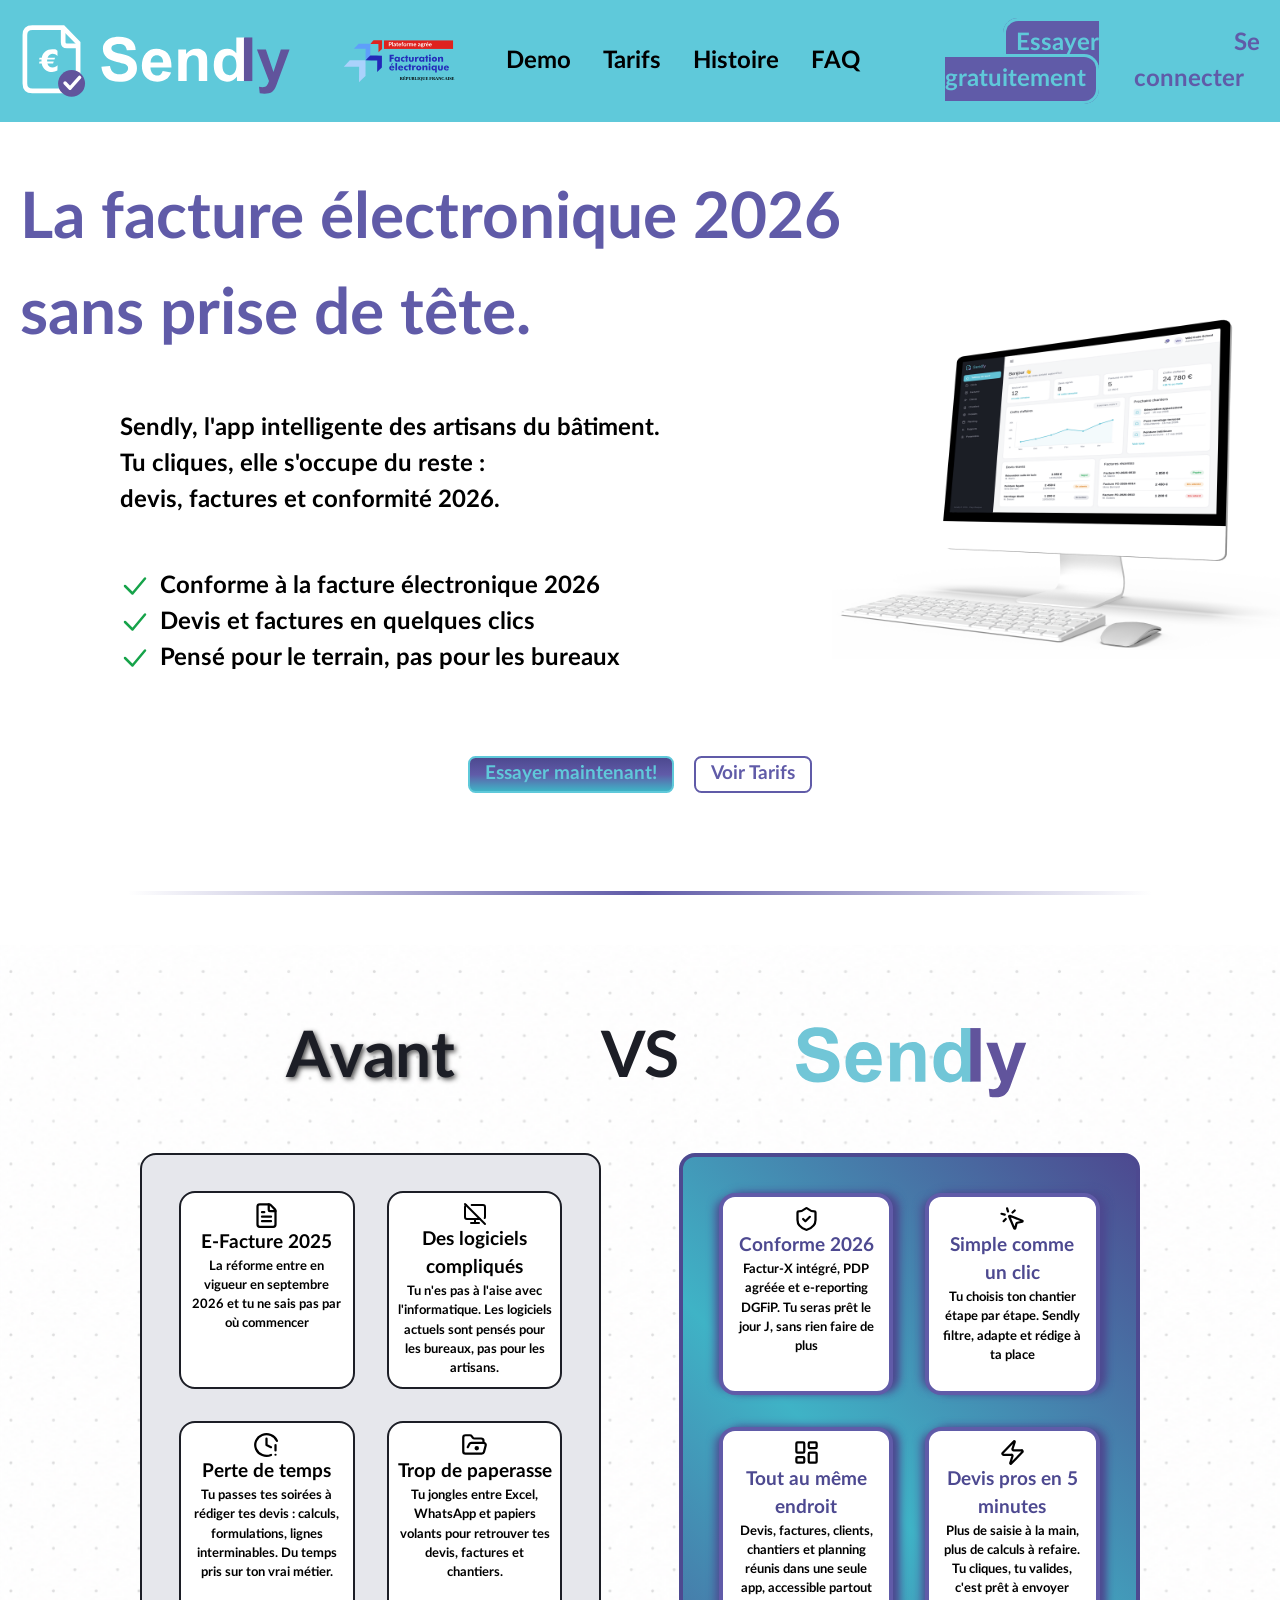
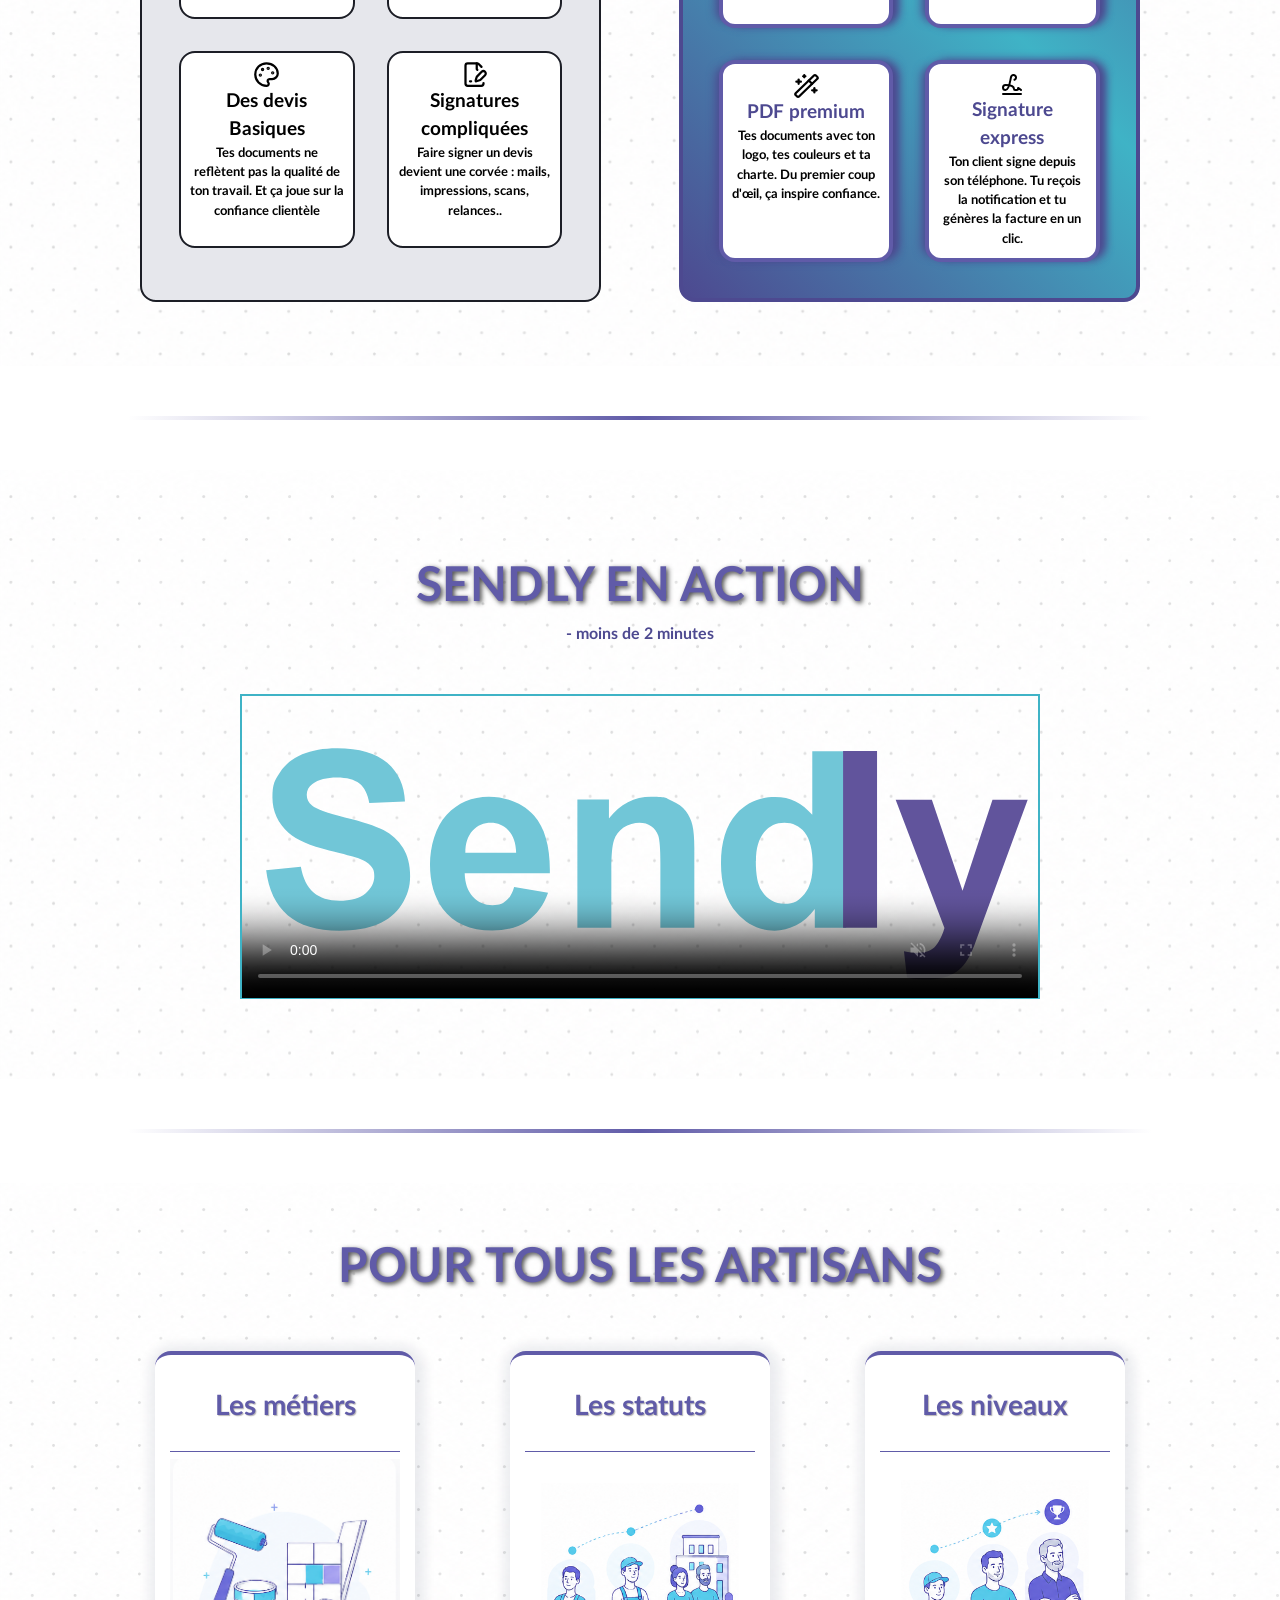
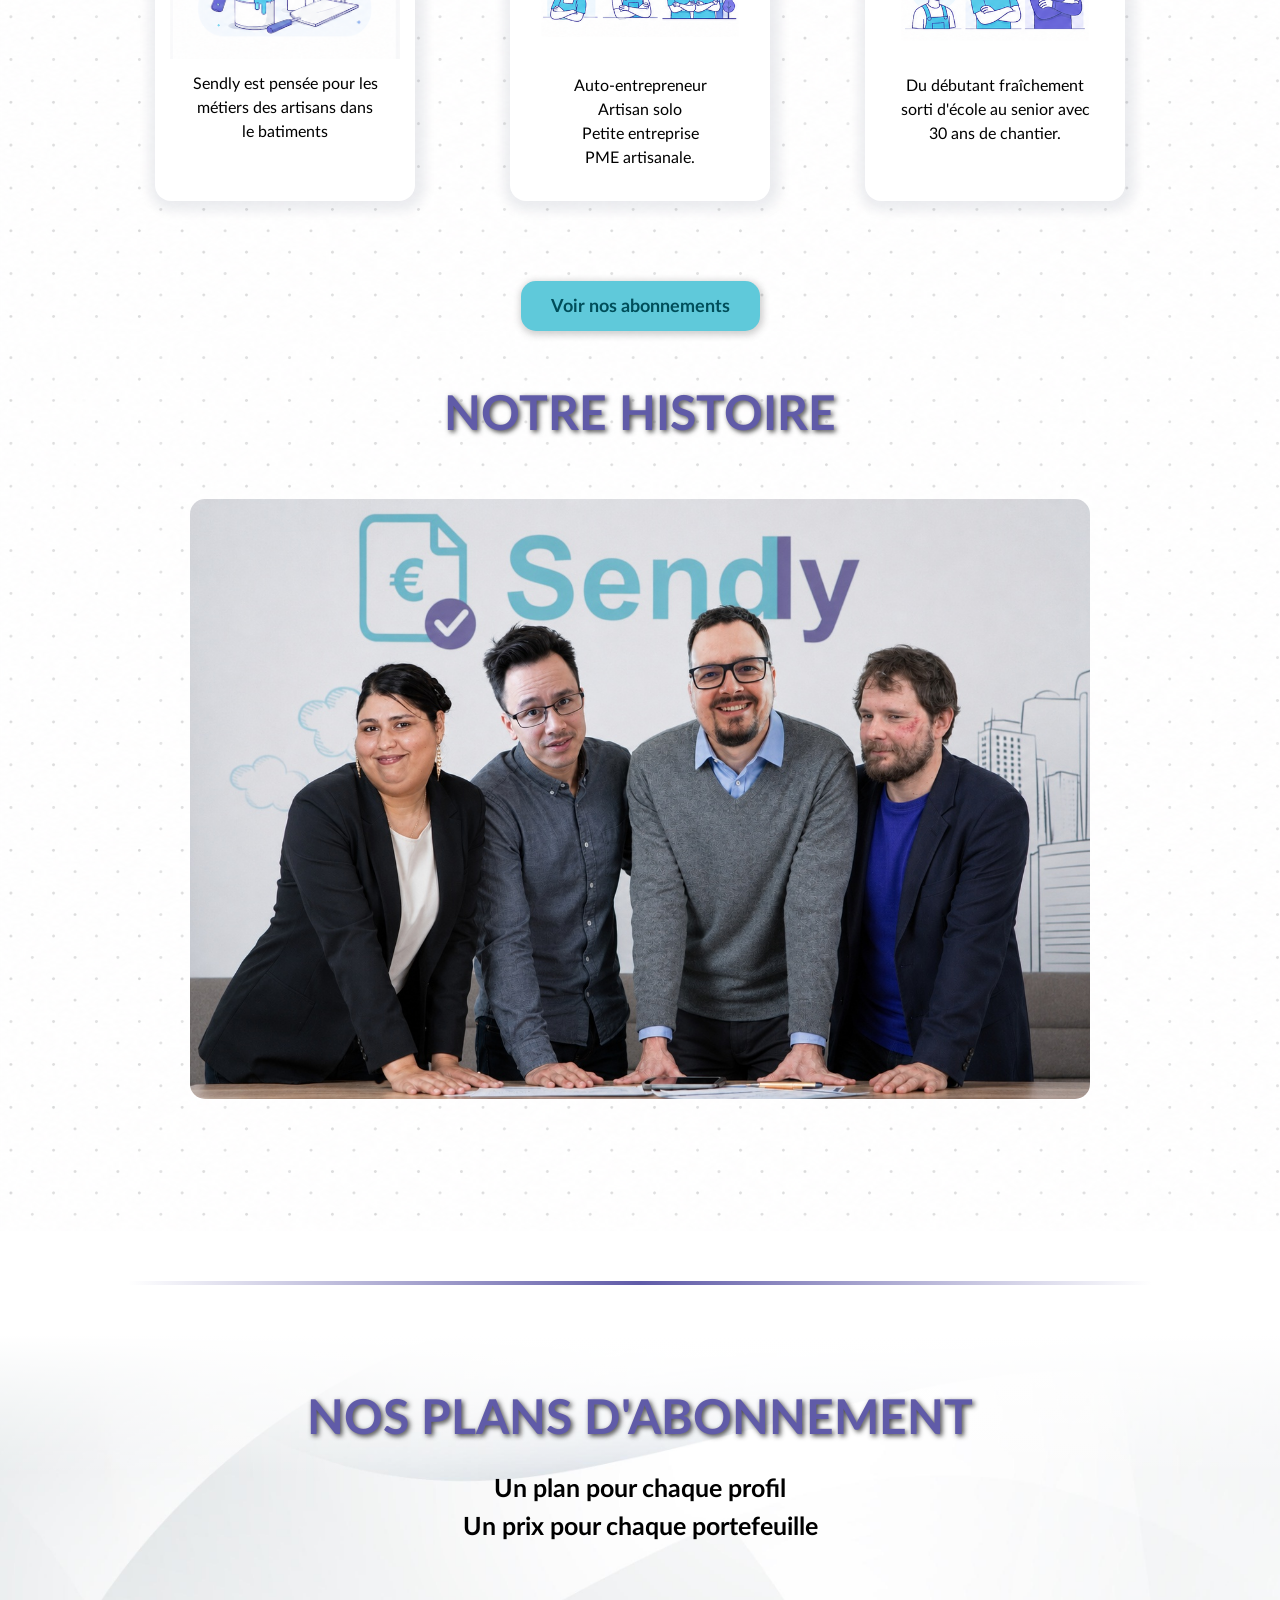
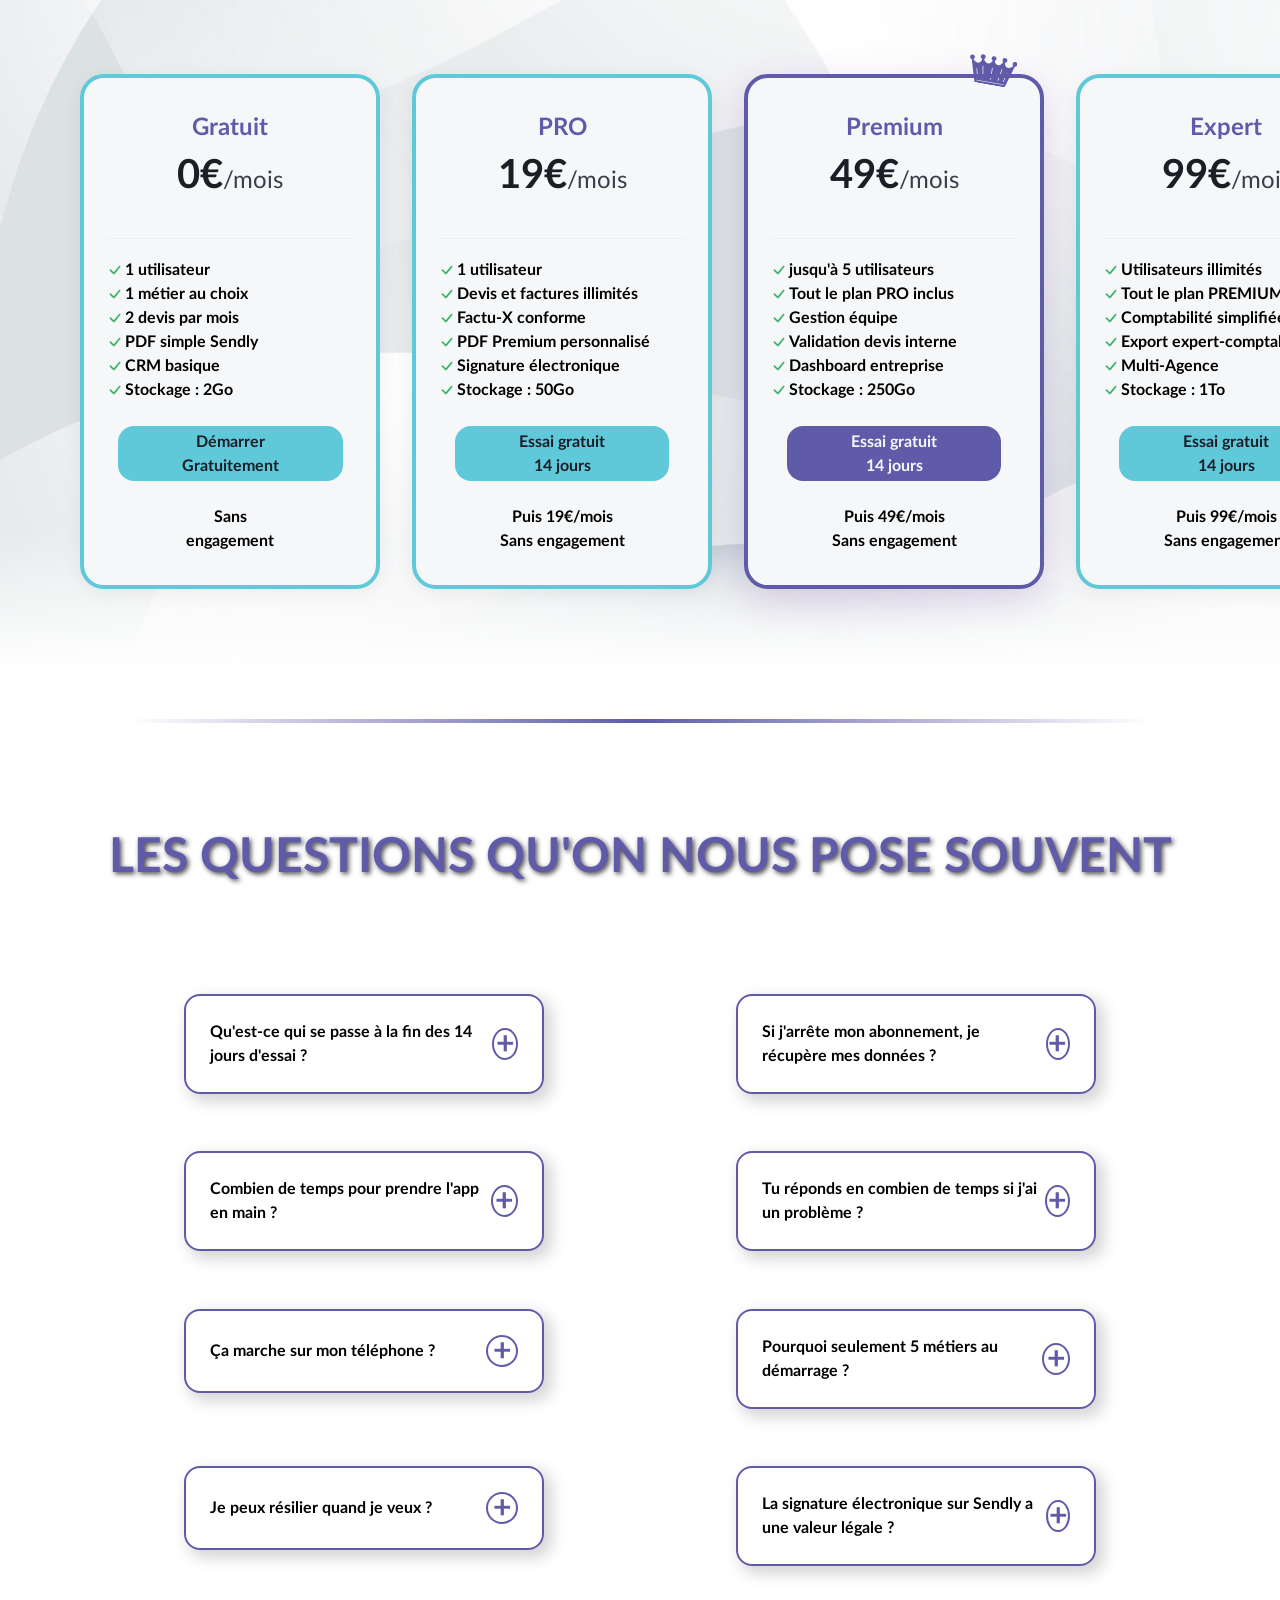
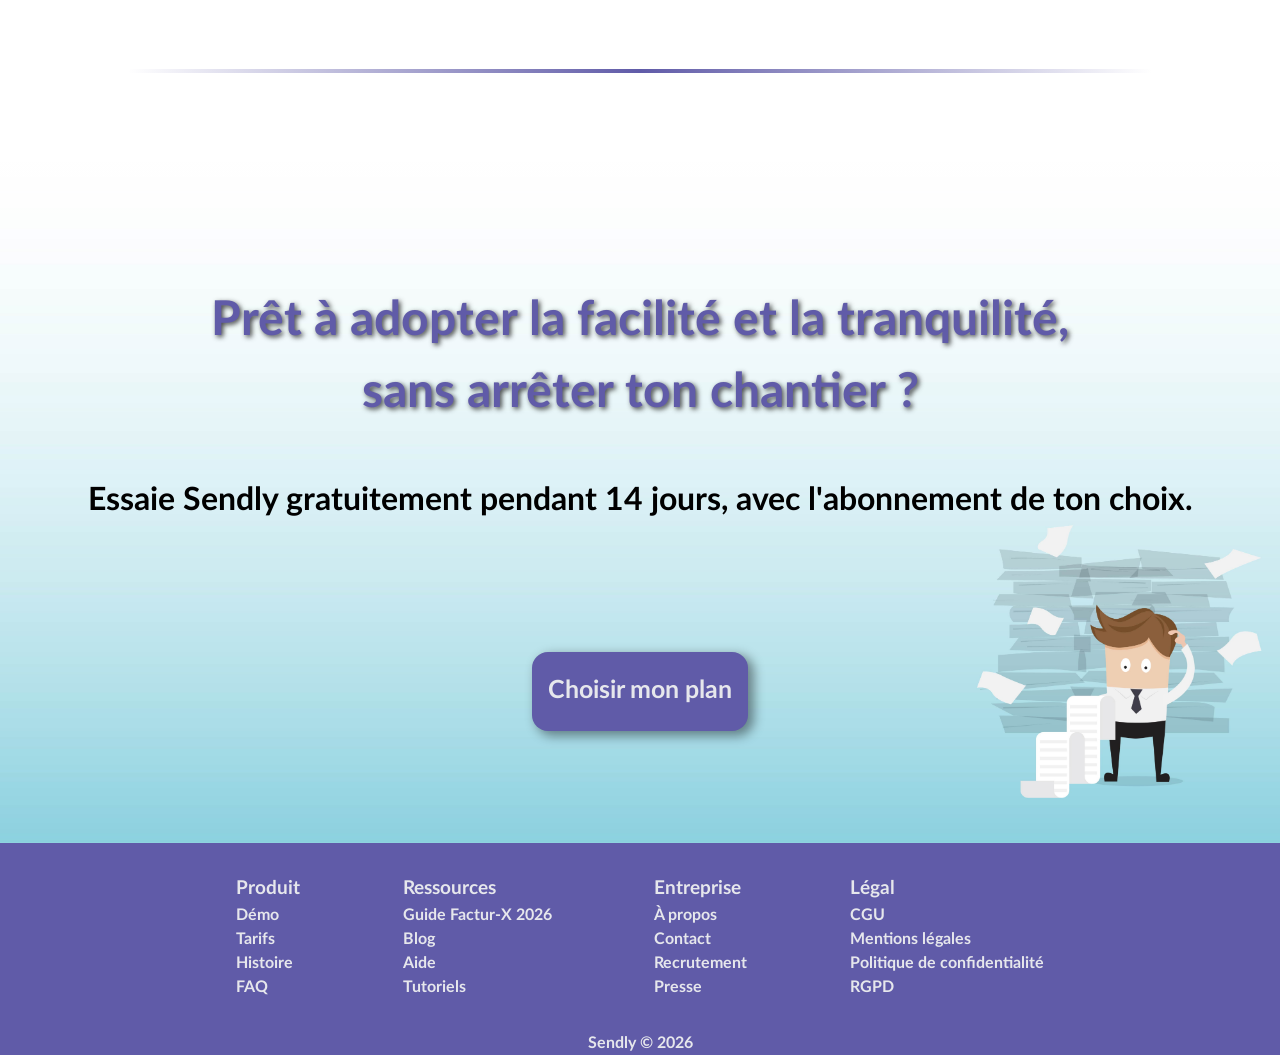
<file: index.html>
<!DOCTYPE html>
<html lang="fr">

<head>
    <!-- no responsive added -->
    <meta charset="UTF-8">
    <meta name="viewport" content="width=device-width, initial-scale=1.0">
    <meta name="author" content="Project Facture">
    <meta name="description" content="Application de facturation électronique pour les artisants">
    <link rel="icon" href="./assets/logo/favicon.svg" type="image/svg+xml">
    <link rel="stylesheet" href="./css/styles.css">
    <title>Home | Sendly </title>

</head>

<body>
    <!-- <--========== Header =========-->
    <section>
        <header>
            <nav>
                <a href="index.html" class="logo">
                    <img src="./assets/logo/logowhite.svg" alt="logo de l'entreprise" width="300" height="82">
                </a>

                <img src="./assets/logo/logo-legal.svg" alt="plateforme agréée aux normes françaises" width="200"
                    height="50">
                <ul>
                    <li><a href="index.html#demo">Demo</a></li>
                    <li><a href="index.html#prices">Tarifs</a></li>
                    <li><a href="index.html#about">Histoire</a></li>
                    <li><a href="index.html#faq">FAQ</a></li>
                    <li><a href="formulaire.html" class="try-btn">Essayer gratuitement</a></li>
                    <li><a href="formulaire.html" class="connect-btn">Se connecter</a></li>
                </ul>
            </nav>
        </header>

        <main>

            <!--========== 1 Hero =========-->
            <section class="hero">

                <h1>La facture électronique 2026<br>sans prise de tête.</h1>
                <p class="description">Sendly, l'app intelligente des artisans du bâtiment.<br>
                    Tu cliques, elle s'occupe du reste : <br>
                    devis, factures et conformité 2026.</p>
                <ul>
                    <li class="hero-li">
                        <img src="./assets/icons/tick.svg" class="tick" alt="ok">
                        <p>Conforme à la facture électronique 2026</p>
                    </li>
                    <li class="hero-li">
                        <img src="./assets/icons/tick.svg" class="tick" alt="ok">
                        <p>Devis et factures en quelques clics</p>
                    </li>
                    <li class="hero-li">
                        <img src="./assets/icons/tick.svg" class="tick" alt="ok">
                        <p>Pensé pour le terrain, pas pour les bureaux</p>
                    </li>
                </ul>

                <div class="hero-btn">
                    <a href="formulaire.html" id="try-btn">Essayer maintenant!</a>

                    <a href="#tarifs" id="tarifs-btn">Voir Tarifs</a>
                </div>
            </section>
    </section>

    <div class="separator"></div>


    <!--========== 2 Without / With Sendly =========-->

    <section class="comparate">
        <h2 class="title-avant">Avant</h2>
        <p class="title-vs">VS</p>
        <img class="title-logo" src="./assets/logo/logo_texte.svg" alt="Icon de la marque">

        <article class="avant">
            <ul>
                <li>
                    <img src="./assets/icons/file-text.svg" alt="Icon invoicing">
                    <h3>E-Facture 2025</h3>
                    <p>
                        La réforme entre en vigueur en septembre 2026 et tu ne sais pas par où commencer
                    </p>
                </li>
                <li>
                    <img src="./assets/icons/monitor-off.svg" alt="Icon monitor-off">
                    <h3>Des logiciels compliqués</h3>
                    <p>
                        Tu n'es pas à l'aise avec l'informatique. Les logiciels actuels sont pensés pour les
                        bureaux, pas pour les artisans.
                    </p>
                </li>
                <li class="perte">
                    <img src="./assets/icons/clock-alert.svg" alt="Icon clock-alert">

                    <h3>Perte de temps</h3>

                    <p>Tu passes tes soirées à rédiger tes devis : calculs, formulations, lignes interminables.
                        Du
                        temps pris sur ton vrai métier.
                    </p>
                </li>
                <li class="trop">
                    <img src="./assets/icons/folder-open-dot.svg" alt="Icon folder open">
                    <h3>Trop de paperasse</h3>
                    <p>
                        Tu jongles entre Excel, WhatsApp et papiers volants pour retrouver tes devis, factures
                        et
                        chantiers.
                    </p>
                </li>
                <li class="devis">
                    <img src="./assets/icons/palette.svg" alt="Icon palette">
                    <h3>Des devis Basiques </h3>
                    <p>
                        Tes documents ne reflètent pas la qualité de ton travail. Et ça joue sur la confiance
                        clientèle
                    </p>
                </li>
                <li class="signature">
                    <img src="./assets/icons/file-pen-line.svg" alt="Icon file and pen">
                    <h3>Signatures compliquées</h3>
                    <p>
                        Faire signer un devis devient une corvée : mails, impressions, scans, relances..
                    </p>
                </li>
            </ul>
        </article>

        <article class="sendly">
            <ul>
                <li>
                    <img src="./assets/icons/shield-check.svg" alt="Icon shield-check">
                    <h3>Conforme 2026</h3>
                    <p>
                        Factur-X intégré, PDP agréée et e-reporting DGFiP. Tu seras prêt le jour J, sans rien
                        faire
                        de
                        plus
                    </p>
                </li>
                <li class="simple">
                    <img src="./assets/icons/mouse-pointer-click.svg" alt="Icon mousse">
                    <h3>Simple comme un clic</h3>
                    <p>
                        Tu choisis ton chantier étape par étape. Sendly filtre, adapte et rédige à ta place
                    </p>
                </li>
                <li class="devis5">
                    <img src="./assets/icons/zap.svg" alt="Icon flash">
                    <h3>Devis pros en 5 minutes</h3>
                    <p>
                        Plus de saisie à la main, plus de calculs à refaire. Tu cliques, tu valides, c'est prêt
                        à
                        envoyer
                    </p>
                </li>
                <li class="endroit">
                    <img src="./assets/icons/layout-dashboard.svg" alt="Icon dashboard">
                    <h3>Tout au même endroit</h3>
                    <p>
                        Devis, factures, clients, chantiers et planning réunis dans une seule app, accessible
                        partout
                    </p>
                </li>
                <li class="pdf">
                    <img src="./assets/icons/wand-sparkles.svg" alt="Icon wand sparkles">
                    <h3>PDF premium</h3>
                    <p>
                        Tes documents avec ton logo, tes couleurs et ta charte. Du premier coup d'œil, ça
                        inspire
                        confiance.
                    </p>
                </li>
                <li>
                    <img src="./assets/icons/signature.svg" alt="Icon signature">
                    <h3>Signature express</h3>
                    <p>
                        Ton client signe depuis son téléphone. Tu reçois la notification et tu génères la
                        facture en
                        un clic.
                    </p>
                </li>
            </ul>
        </article>
    </section>

    <div class="separator"></div>

    <!--========== 3 Demo =========-->

    <section id="demo">

        <h2>SENDLY EN ACTION</h2>
        <h3> - moins de 2 minutes</h3>

        <video src="./assets/videos/demo.mp4" controls muted poster="./assets/logo/logo_texte.svg">
        </video>

    </section>

    <div class="separator"></div>

    <!--========== 4 Who it's for =========-->

    <section class="who" id="who">

        <h2>POUR TOUS LES ARTISANS</h2>
        <ul>
            <li>
                <h3>Les métiers</h3>
                <img src="./assets/img/metiers.png" alt="Image vectoriel de differents materieux d'artisan">

                <div class="sous-title"></div>
                <p>Sendly est pensée pour les métiers des artisans dans le batiments</p>
            </li>

            <li>
                <h3>Les statuts</h3>
                <img src="./assets/img/statut.png" alt="Image vectorielle de trois types de statut juridique">
                <p>Auto-entrepreneur<br>Artisan solo<br>Petite entreprise<br>PME artisanale.</p>
            </li>

            <li>
                <h3>Les niveaux</h3>
                <img src="./assets/img/niveaux.png"
                    alt="Image vectorielle de trois artisans de différents niveaux d'expérience">
                <p>Du débutant fraîchement sorti d'école au senior avec 30 ans de chantier.</p>
            </li>
        </ul>
        <a href="index.html#prices" class="header-btn">Voir nos abonnements</a>

    </section>

    <!--========== 5 About ========= -->
    <section class="about" id="about">
        <h2>NOTRE HISTOIRE</h2>

        <div class="flip-card">
            <div class="flip-inner">
                <div class="flip-front">
                    <img src="./assets/img/photo_6.jpg" alt="photo de l'équipe fondatrice de Sendly">
                </div>
                <div class="flip-back">
                    <h3>
                        <img src="./assets/logo/logo.svg" alt="logo de l'entreprise">
                        est née sur les bancs d'une formation.
                    </h3>
                    <p>Tout a commencé à la <strong> Wild Code School</strong>. On était quatre, en pleine
                        formation
                        de développeurs web,
                        avec un exercice en apparence simple : créer un site vitrine de A à Z. On voulait
                        construire
                        quelque
                        chose de vrai. Quelque chose qui réponde à un vrai problème.</p>
                    <p>En cherchant, on est tombés sur un sujet que personne ne traitait vraiment : les artisans
                        du
                        bâtiment et la paperasse. Des devis rédigés le soir à la main, des logiciels pensés pour
                        des
                        bureaux
                        et pas pour le terrain, et surtout la réforme de <strong>la facture électronique
                            2026</strong> qui arrivait, avec des
                        milliers d'artisans sur le point de se retrouver perdus.</p>
                    <p><span>Sendly</span> est née de là. Le nom dit tout ce qu'on voulait faire : send, envoyer
                        —
                        un devis, une
                        facture, en un clic — et le -ly pour la simplicité, le truc qui se fait sans y penser.
                        Quatre
                        étudiants, une idée, et la conviction qu'une bonne techno doit rester simple. Sendly
                        pense
                        pratique
                        avant de penser business.</p>
                    <p class="story-signature">- L'équipe Sendly</p>
                </div>

            </div>
        </div>
    </section>

    <!--========== 6 Pricing =========-->
    <div class="separator"></div>

    <section id="prices">

        <h2>NOS PLANS D'ABONNEMENT</h2>
        <p>Un plan pour chaque profil<br> Un prix pour chaque portefeuille</p>

        <div>
            <article class="pricecard">
                <h3>Gratuit</h3>
                <h4>0€<span>/mois</span></h4>
                <ul>
                    <li><img src="./assets/icons/tick.png" alt="" width="14">1 utilisateur</li>
                    <li><img src="./assets/icons/tick.png" alt="" width="14">1 métier au choix</li>
                    <li><img src="./assets/icons/tick.png" alt="" width="14">2 devis par mois</li>
                    <li><img src="./assets/icons/tick.png" alt="" width="14">PDF simple Sendly</li>
                    <li><img src="./assets/icons/tick.png" alt="" width="14">CRM basique</li>
                    <li><img src="./assets/icons/tick.png" alt="tick icon" width="14">Stockage : 2Go</li>
                </ul>
                <a href="formulaire.html" class="btn">Démarrer<br>Gratuitement</a>
                <p>Sans<br> engagement</p>
            </article>

            <article class="pricecard">
                <h3>PRO</h3>
                <h4>19€<span>/mois</span></h4>
                <ul>
                    <li><img src="./assets/icons/tick.png" alt="" width="14">1 utilisateur</li>
                    <li><img src="./assets/icons/tick.png" alt="" width="14">Devis et factures illimités</li>
                    <li><img src="./assets/icons/tick.png" alt="" width="14">Factu-X conforme</li>
                    <li><img src="./assets/icons/tick.png" alt="" width="14">PDF Premium personnalisé</li>
                    <li><img src="./assets/icons/tick.png" alt="" width="14">Signature électronique</li>
                    <li><img src="./assets/icons/tick.png" alt="" width="14">Stockage : 50Go</li>
                </ul>
                <a href="formulaire.html" class="btn">Essai gratuit<br>14 jours</a>
                <p>Puis 19€/mois<br>Sans engagement</p>
            </article>

            <article class="pricecard" id="premium">
                <span class="badge"><img src="./assets/icons/crown.svg" alt="une couronne"></span>
                <h3>Premium</h3>
                <h4>49€<span>/mois</span></h4>
                <ul>
                    <li> <img src="./assets/icons/tick.png" alt="" width="14">jusqu'à 5 utilisateurs</li>
                    <li> <img src="./assets/icons/tick.png" alt="" width="14">Tout le plan PRO inclus</li>
                    <li> <img src="./assets/icons/tick.png" alt="" width="14">Gestion équipe</li>
                    <li> <img src="./assets/icons/tick.png" alt="" width="14">Validation devis interne</li>
                    <li> <img src="./assets/icons/tick.png" alt="" width="14">Dashboard entreprise</li>
                    <li> <img src="./assets/icons/tick.png" alt="" width="14">Stockage : 250Go</li>
                </ul>
                <a href="formulaire.html" class="btn">Essai gratuit<br>14 jours</a>
                <p>Puis 49€/mois<br>Sans engagement</p>
            </article>

            <article class="pricecard">
                <h3>Expert</h3>
                <h4>99€<span>/mois</span></h4>
                <ul>
                    <li><img src="./assets/icons/tick.png" alt="" width="14">Utilisateurs illimités</li>
                    <li><img src="./assets/icons/tick.png" alt="" width="14">Tout le plan PREMIUM inclus</li>
                    <li><img src="./assets/icons/tick.png" alt="" width="14">Comptabilité simplifiée</li>
                    <li><img src="./assets/icons/tick.png" alt="" width="14">Export expert-comptable</li>
                    <li><img src="./assets/icons/tick.png" alt="" width="14">Multi-Agence</li>
                    <li><img src="./assets/icons/tick.png" alt="" width="14">Stockage : 1To</li>
                </ul>
                <a href="formulaire.html" class="btn">Essai gratuit<br>14 jours</a>
                <p>Puis 99€/mois<br>Sans engagement</p>
            </article>
        </div>
    </section>

    <!--========== 7 FAQ =========-->
    <div class="separator"></div>

    <section class="faq" id="faq">
        <h2>LES QUESTIONS QU'ON NOUS POSE SOUVENT</h2>

        <div>
            <details>
                <summary>Qu'est-ce qui se passe à la fin des 14 jours d'essai ?<span class="faq-icon">+</span>
                </summary>
                <p>Tu choisis : continuer sur un plan payant adapté à ton activité, ou basculer sur le plan
                    GRATUIT (limité à 2 devis par mois). On ne te débite jamais sans ton accord — pas besoin de
                    carte bancaire pour l'essai</p>
            </details>

            <details>
                <summary>Si j'arrête mon abonnement, je récupère mes données ?<span class="faq-icon">+</span>
                </summary>
                <p>Bien sûr. À tout moment, tu peux exporter tes devis, tes factures et tes contacts au format PDF,
                    Excel ou CSV. Tes données restent à toi, point.</p>
            </details>

            <details>
                <summary>Combien de temps pour prendre l'app en main ?<span class="faq-icon">+</span></summary>
                <p>En général, 15 minutes suffisent pour créer ton premier devis. Pas de formation, pas de tutoriel
                    interminable. Tu cliques, Sendly te guide étape par étape</p>
            </details>

            <details>
                <summary>Tu réponds en combien de temps si j'ai un problème ?<span class="faq-icon">+</span>
                </summary>
                <p>On répond sous 24h ouvrées, par mail ou téléphone. Tu parles à une vraie personne, basée au
                    Pays Basque. Pas de chatbot, pas de robot.</p>
            </details>

            <details>
                <summary>Ça marche sur mon téléphone ?<span class="faq-icon">+</span></summary>
                <p>Oui. Sendly est pensée mobile : tu peux créer un devis, le faire signer et envoyer la facture
                    directement depuis ton chantier. Ordi, tablette, téléphone — tout fonctionne.</p>
            </details>

            <details>
                <summary>Pourquoi seulement 5 métiers au démarrage ?<span class="faq-icon">+</span></summary>
                <p>On a préféré faire 5 métiers vraiment bien plutôt que 30 métiers à moitié. Devis types, mentions
                    techniques, vocabulaire métier : chaque corps de métier est traité en profondeur. Électricien,
                    plombier, menuisier et paysagiste arrivent bientôt.</p>
            </details>

            <details>
                <summary>Je peux résilier quand je veux ?<span class="faq-icon">+</span></summary>
                <p>Oui, à tout moment, sans frais. Aucun engagement, aucune pénalité. Tu pars, tes données
                    partent avec toi.</p>
            </details>

            <details>
                <summary>La signature électronique sur Sendly a une valeur légale ?<span class="faq-icon">+</span>
                </summary>
                <p>Oui. Sendly utilise une signature conforme au règlement européen eIDAS. Elle a exactement la
                    même valeur juridique qu'une signature manuscrite.</p>
            </details>
        </div>
    </section>

    <!--========== 8 Final =========-->
    <div class="separator"></div>

    <section class="final">
        <h2>Prêt à adopter la facilité et la tranquilité,<br>sans arrêter ton chantier ?</h2>
        <h3>Essaie Sendly gratuitement pendant 14 jours, avec l'abonnement de ton choix.</h3>
        <a href="index.html#prices">Choisir mon plan</a>
    </section>
    </main>

    <!--========== Footer =========-->

    <footer>
        <div class="footer-nav">
            <article class="footer-card">
                <h3>Produit</h3>
                <ul>
                    <li><a href="index.html#demo">Démo</a></li>
                    <li><a href="index.html#prices">Tarifs</a></li>
                    <li><a href="index.html#about">Histoire</a></li>
                    <li><a href=index.html#faq>FAQ</a></li>
                </ul>
            </article>

            <article class="footer-card">
                <h3>Ressources</h3>
                <ul>
                    <li><a href="#">Guide Factur-X 2026</a></li>
                    <li><a href="#">Blog</a></li>
                    <li><a href="#">Aide</a></li>
                    <li><a href="#">Tutoriels</a></li>
                </ul>
            </article>

            <article class="footer-card">
                <h3>Entreprise</h3>
                <ul>
                    <li><a href="#">À propos</a></li>
                    <li><a href="#">Contact</a></li>
                    <li><a href="#">Recrutement</a></li>
                    <li><a href="#">Presse</a></li>
                </ul>
            </article>

            <article class="footer-card">
                <h3>Légal</h3>
                <ul>
                    <li><a href="#">CGU</a></li>
                    <li><a href="#">Mentions légales</a></li>
                    <li><a href="#">Politique de confidentialité</a></li>
                    <li><a href="#">RGPD</a></li>
                </ul>
            </article>
        </div>
        <div id="copy">
            <p>Sendly &copy; 2026</p>
        </div>
    </footer>
</body>

</html>
</file>
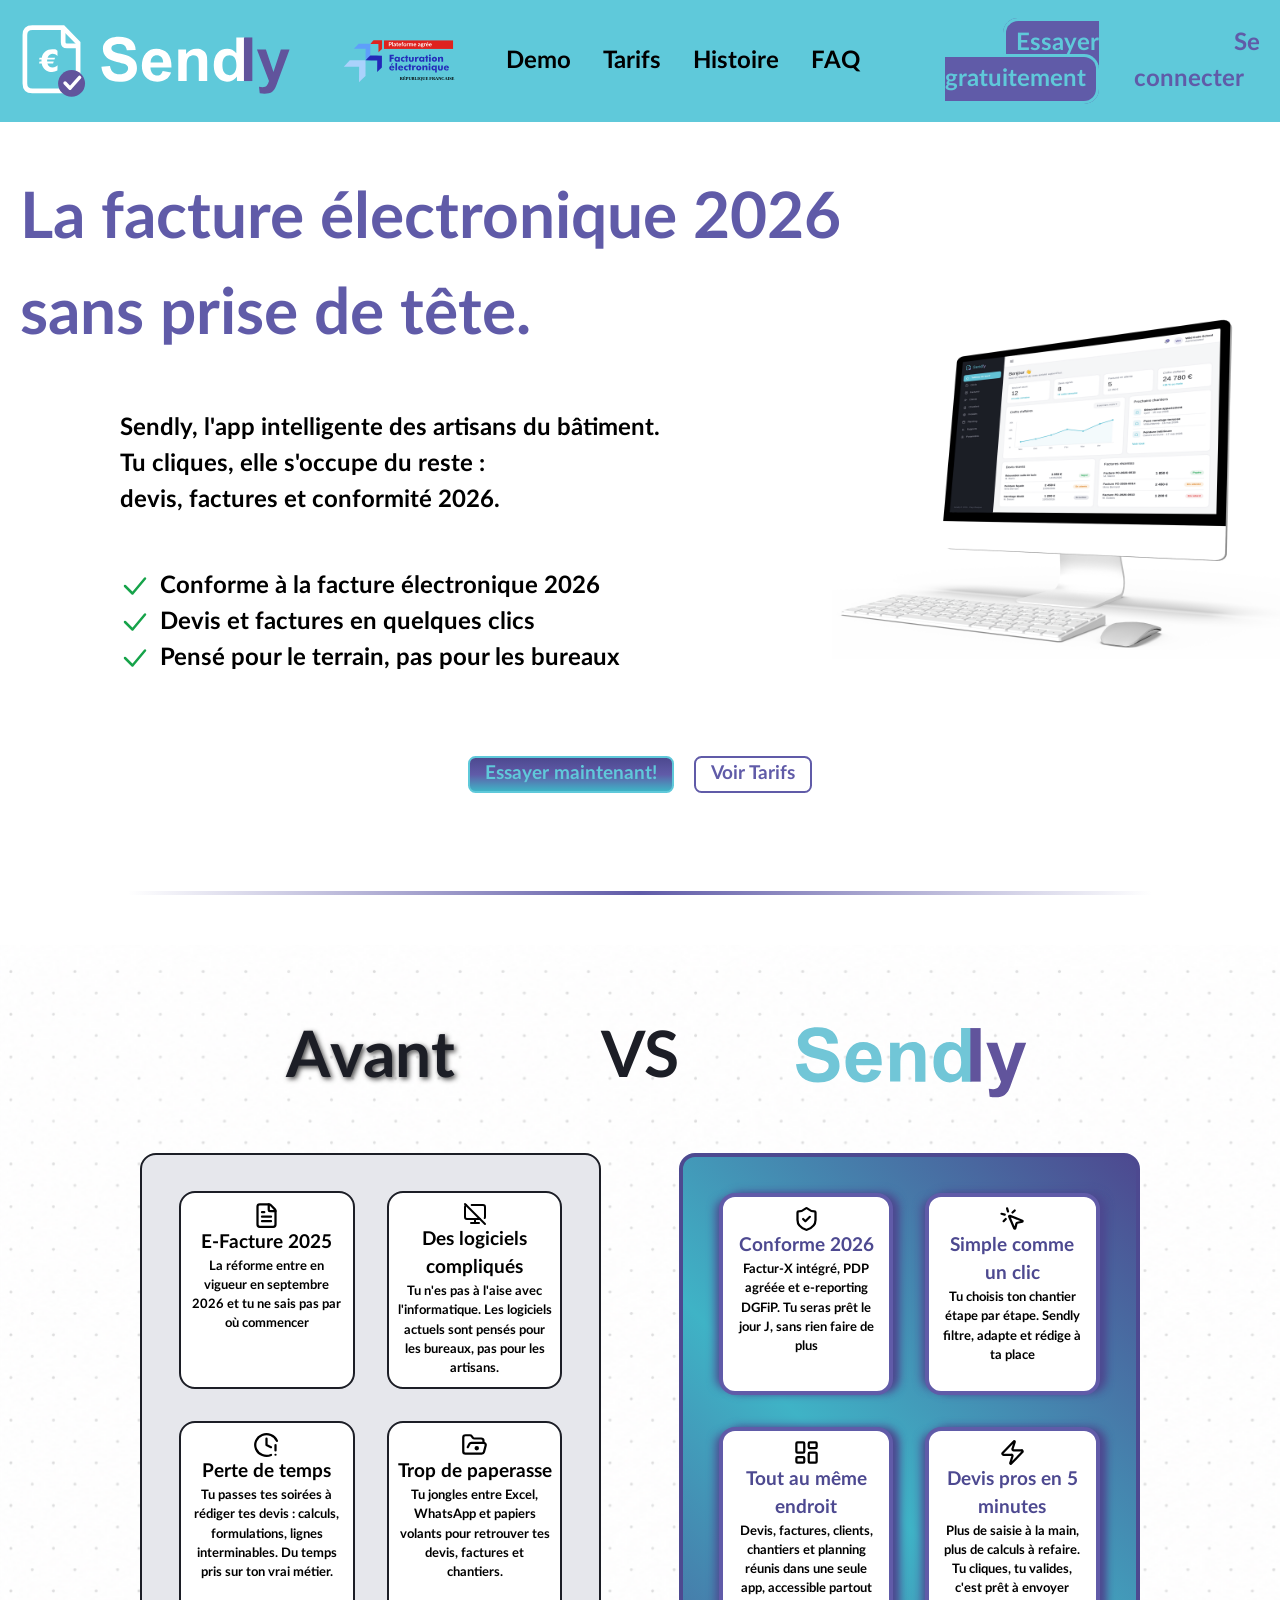
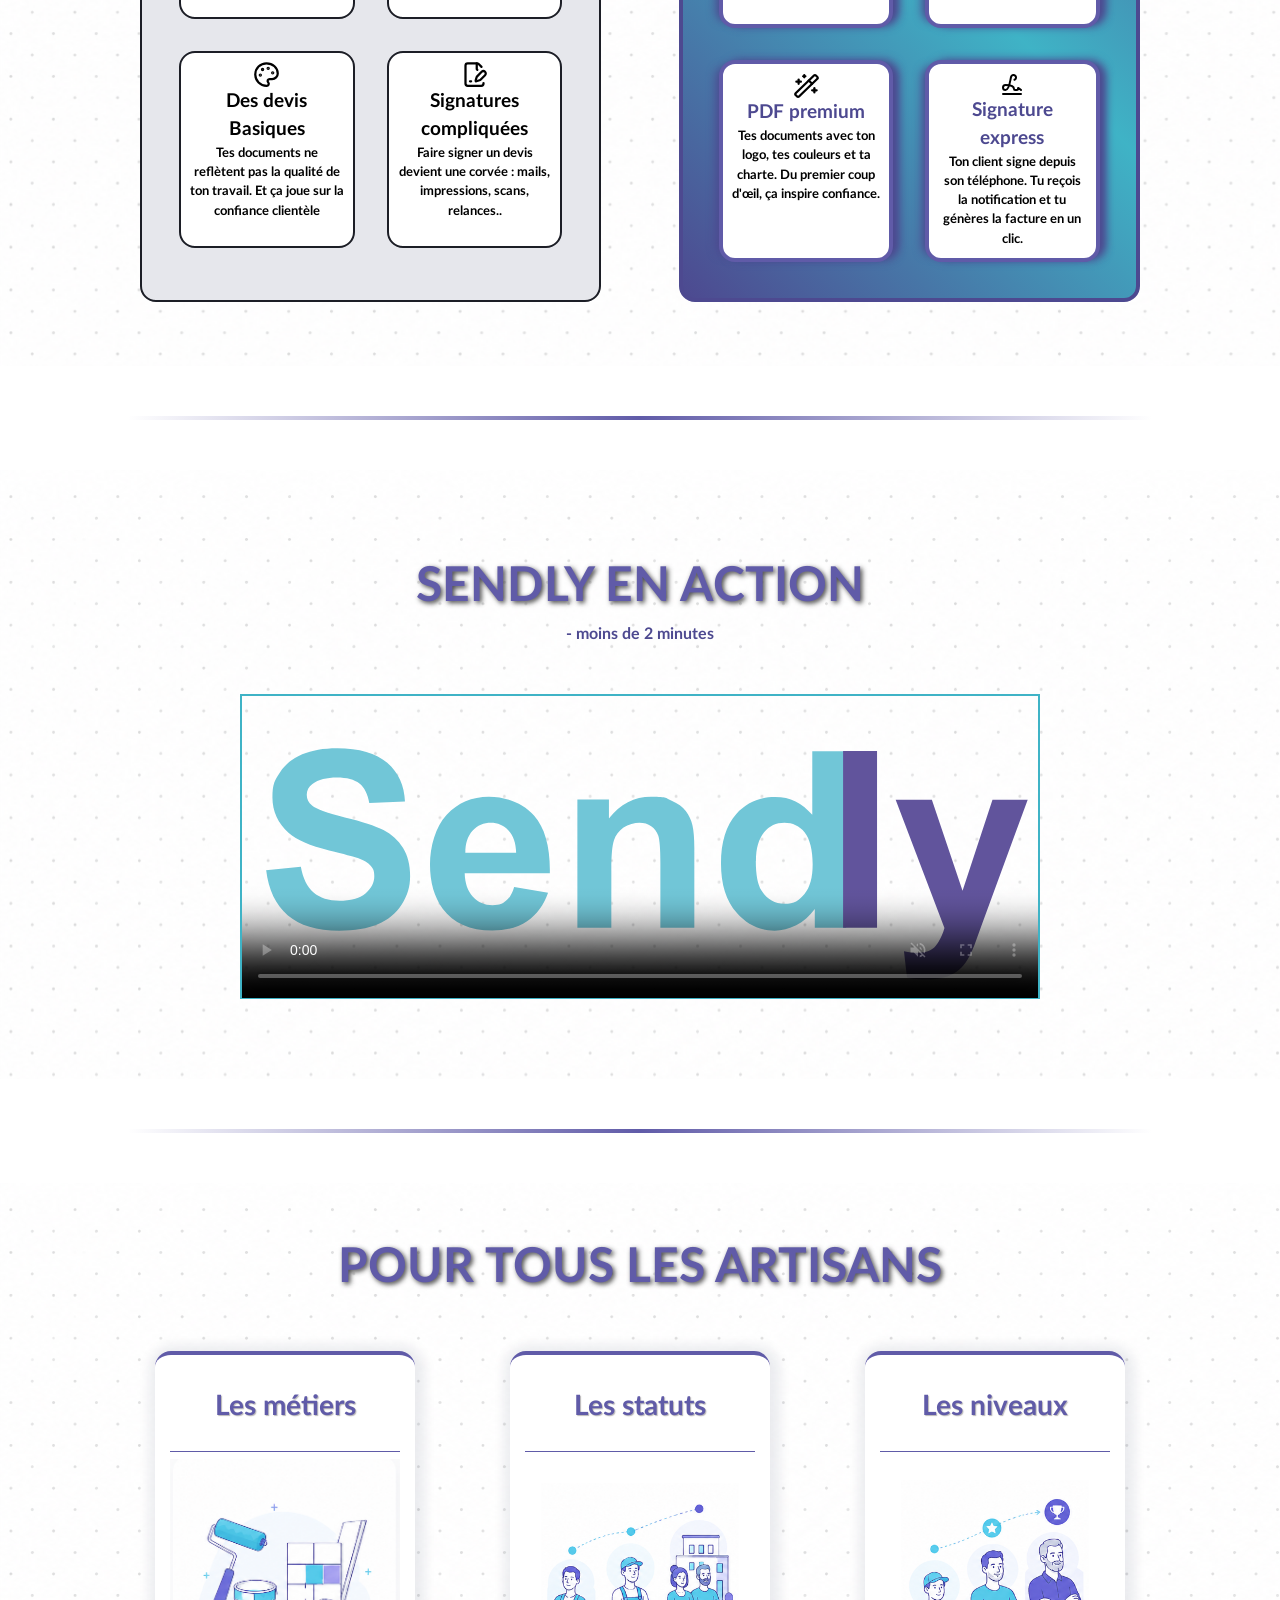
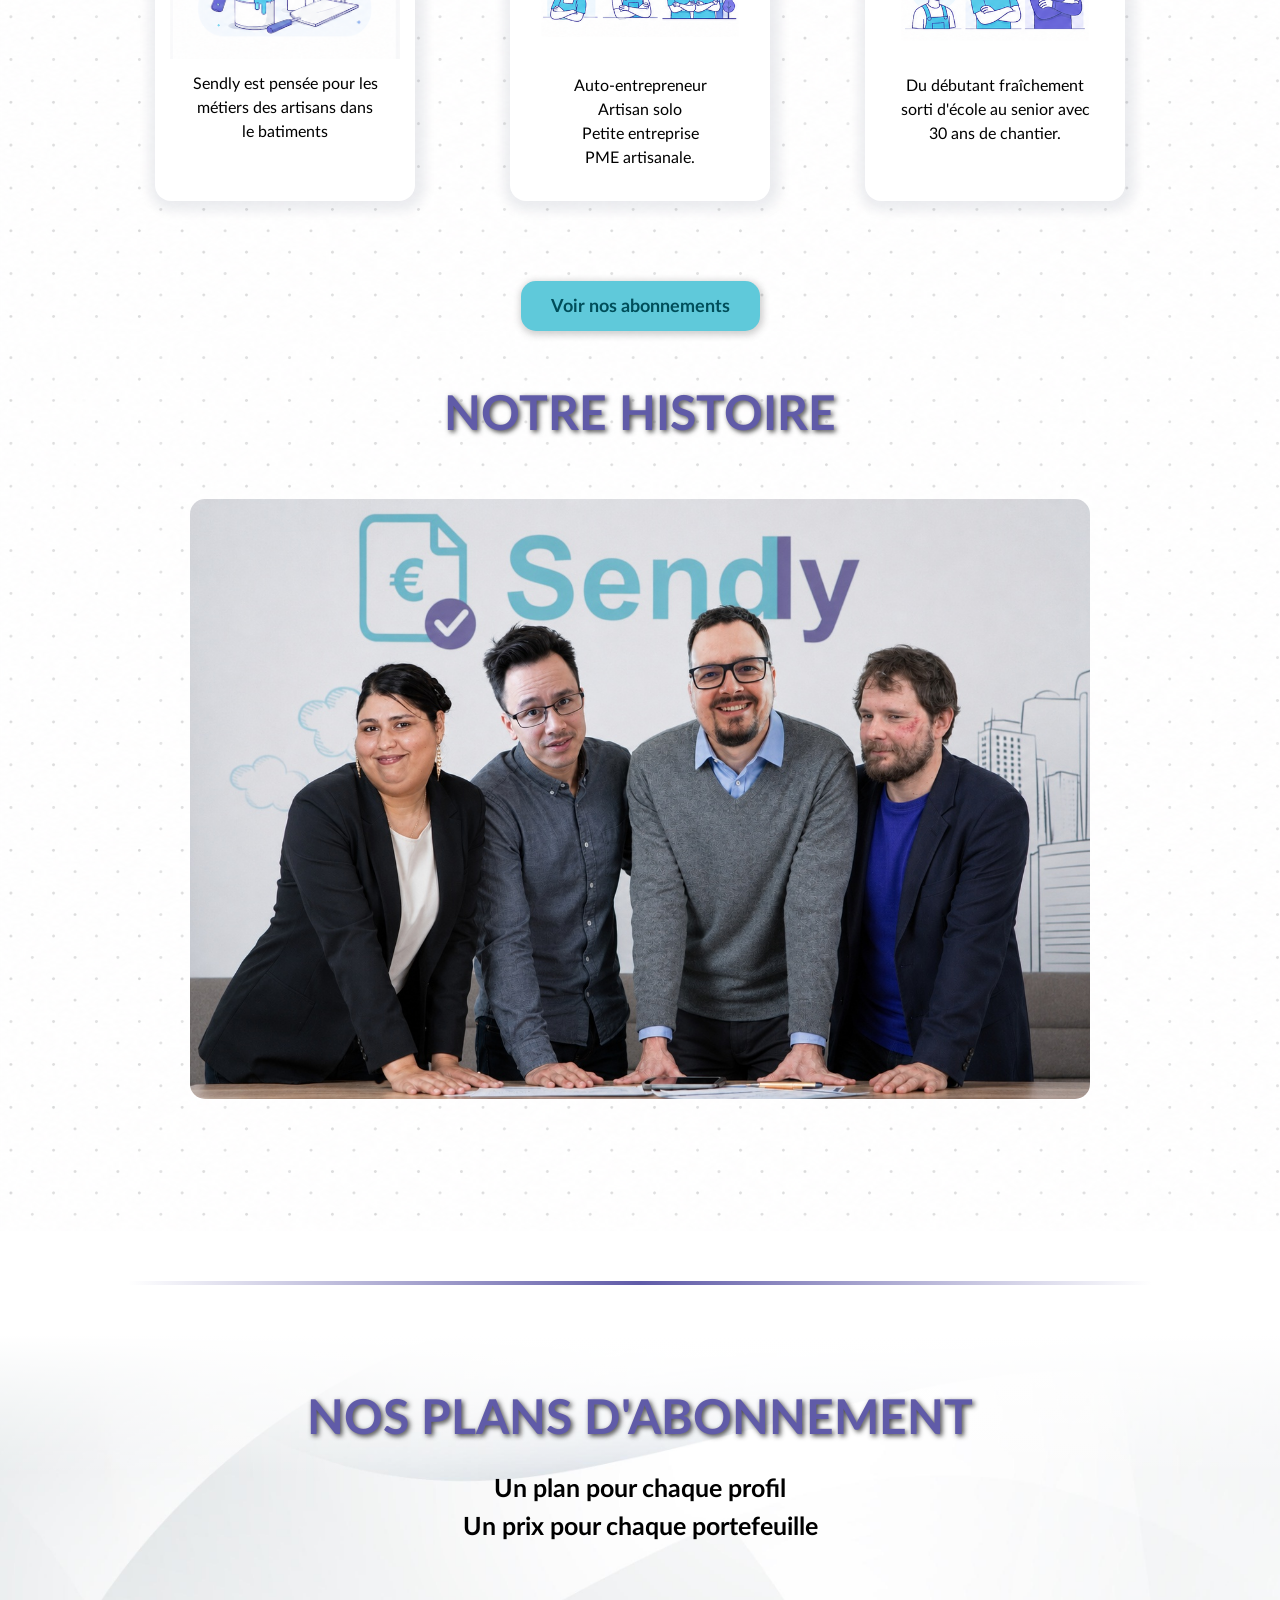
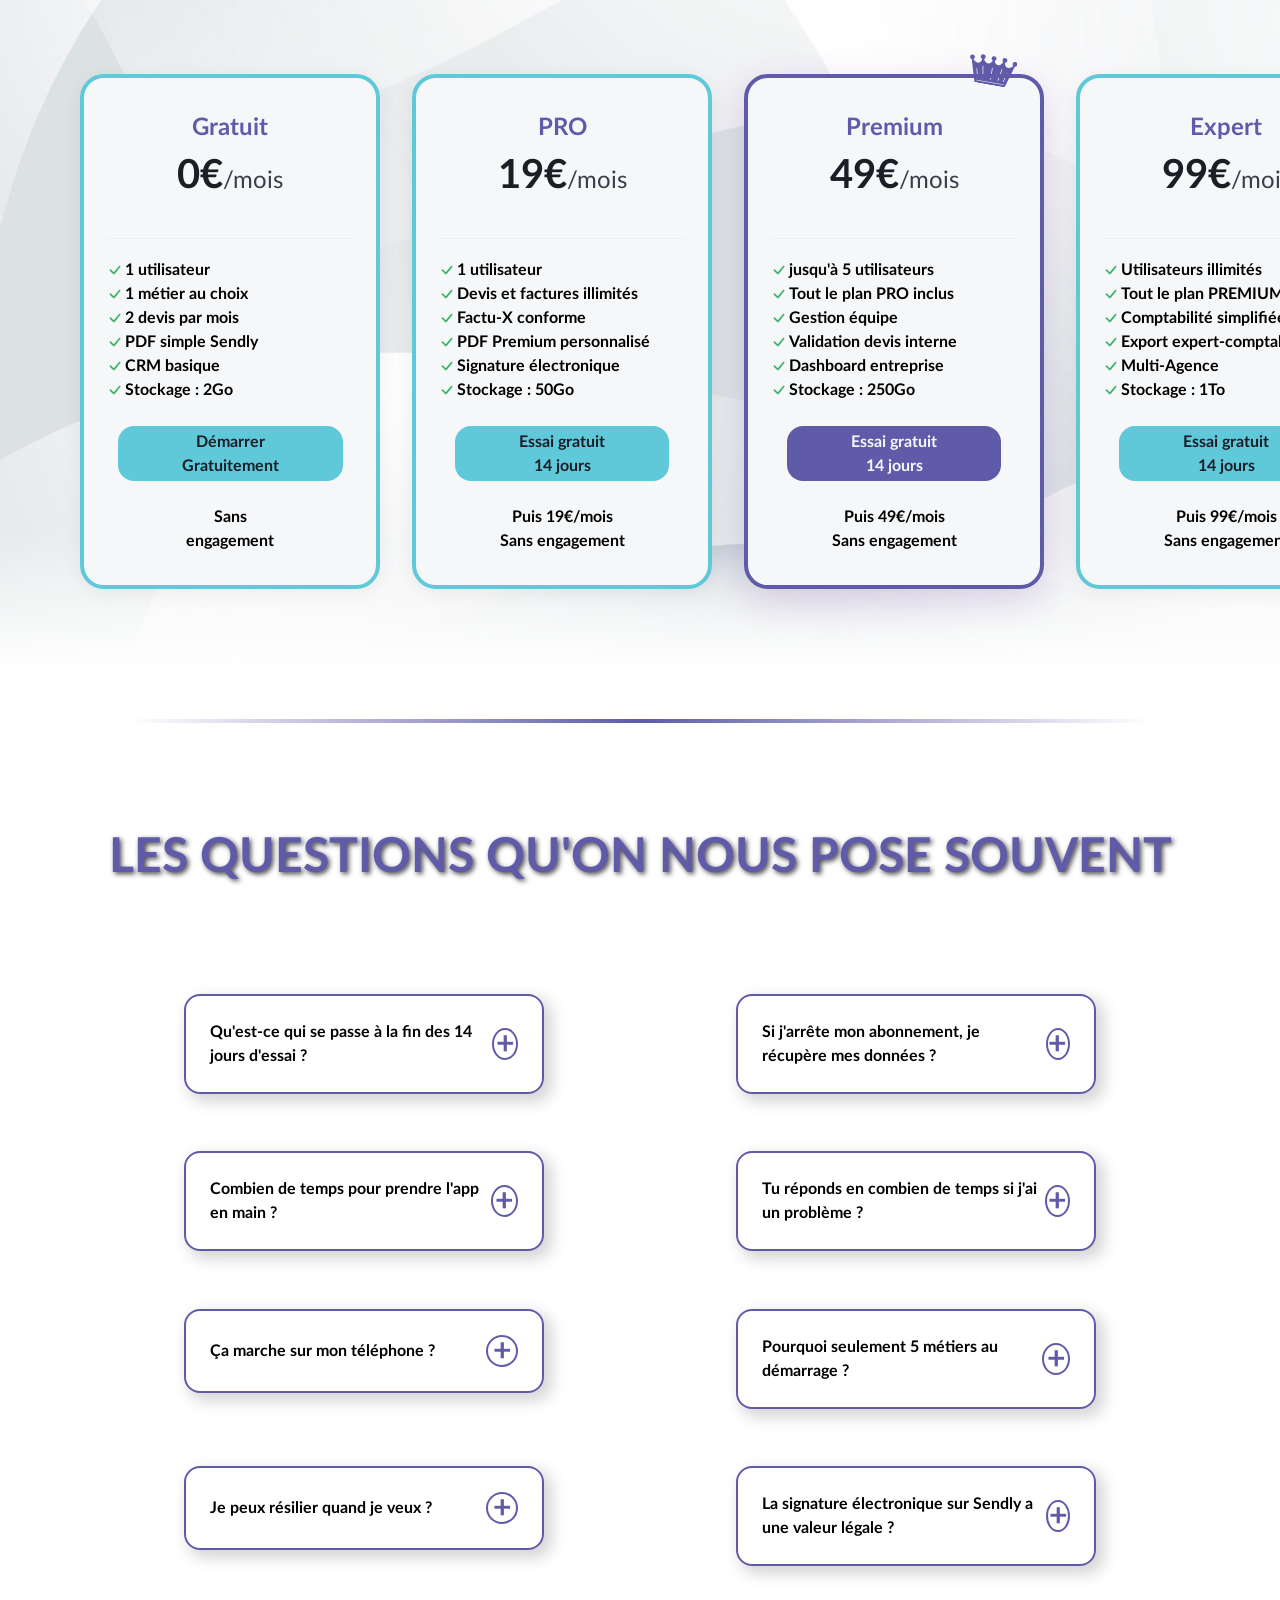
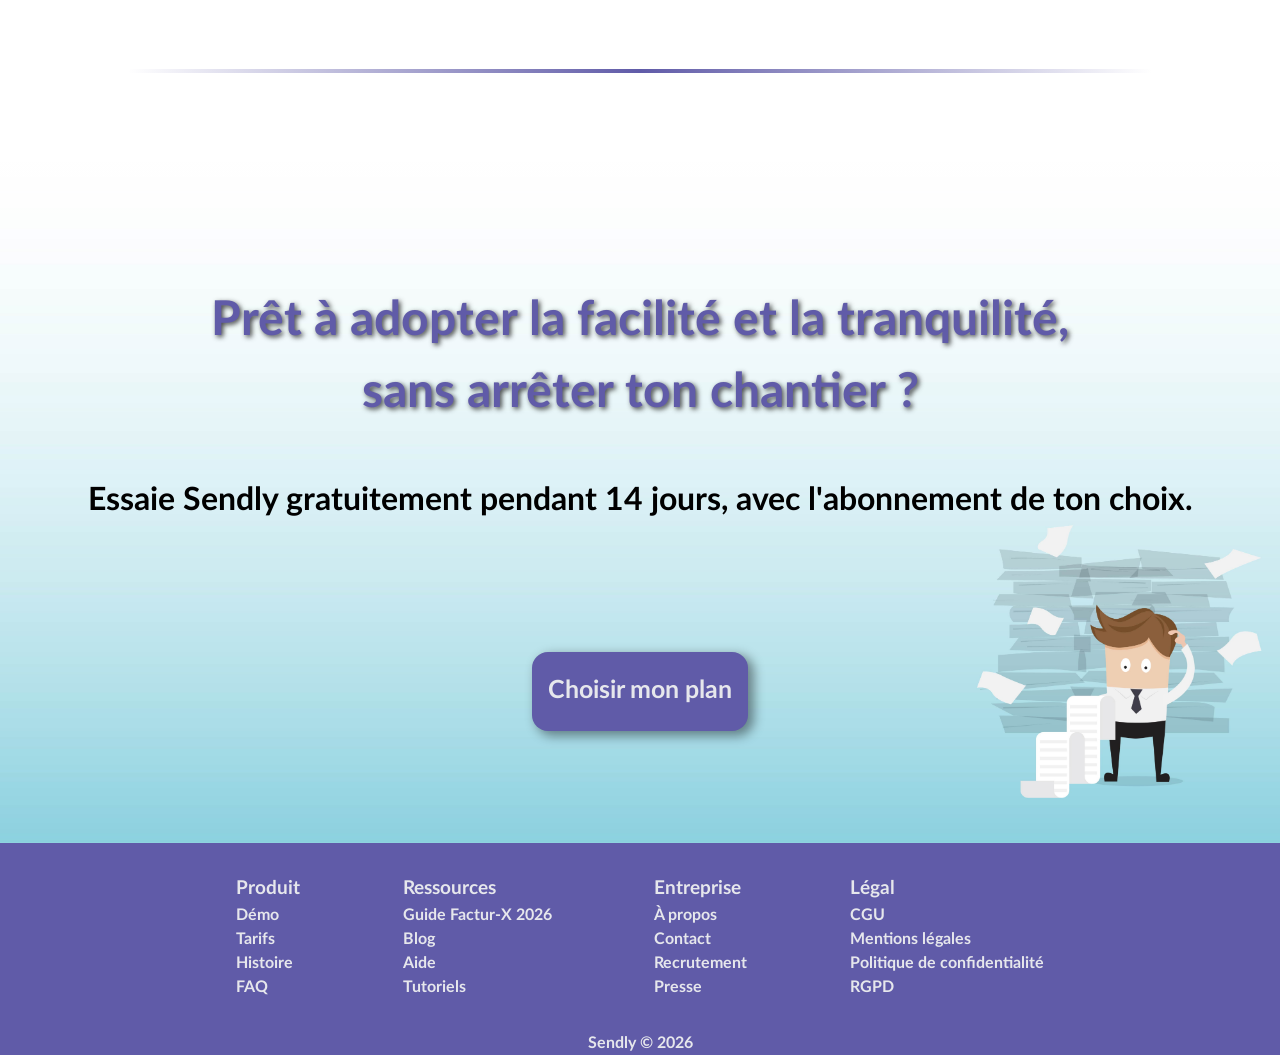
<file: html/index.html>
<!DOCTYPE html>
<html lang="fr">

<head>
    <!-- no responsive added -->
    <meta charset="UTF-8">
    <meta name="viewport" content="width=device-width, initial-scale=1.0">
    <meta name="author" content="Project Facture">
    <meta name="description" content="Application de facturation électronique pour les artisants">
    <link rel="icon" href="../assets/logo/favicon.svg" type="image/svg+xml">
    <link rel="stylesheet" href="../css/styles.css">
    <title>Home | Sendly </title>

</head>

<body>
   <!--========== Header =========-->
    <section>
        <header>
            <nav>
                <a href="index.html" class="logo">
                    <img src="../assets/logo/logowhite.svg" alt="logo de l'entreprise" width="300" height="82">
                </a>

                <img src="../assets/logo/logo-legal.svg" alt="plateforme agréée aux normes françaises" width="200" height="50">
                <ul>
                    <li><a href="index.html#demo">Demo</a></li>
                    <li><a href="index.html#prices">Tarifs</a></li>
                    <li><a href="index.html#about">Histoire</a></li>
                    <li><a href="index.html#faq">FAQ</a></li>
                    <li><a href="formulaire.html" class="try-btn">Essayer gratuitement</a></li>
                    <li><a href="formulaire.html" class="connect-btn">Se connecter</a></li>
                </ul>
            </nav>
        </header>

        <main>

            <!--========== 1 Hero =========-->
            <section class="hero">

                <h1>La facture électronique 2026<br>sans prise de tête.</h1>
                <p class="description">Sendly, l'app intelligente des artisans du bâtiment.<br>
                    Tu cliques, elle s'occupe du reste : <br>
                    devis, factures et conformité 2026.</p>
                <ul>
                    <li class="hero-li">
                        <img src="../assets/icons/tick.svg" class="tick" alt="ok">
                        <p>Conforme à la facture électronique 2026</p>
                    </li>
                    <li class="hero-li">
                        <img src="../assets/icons/tick.svg" class="tick" alt="ok">
                        <p>Devis et factures en quelques clics</p>
                    </li>
                    <li class="hero-li">
                        <img src="../assets/icons/tick.svg" class="tick" alt="ok">
                        <p>Pensé pour le terrain, pas pour les bureaux</p>
                    </li>
                </ul>

                <div class="hero-btn">
                    <a href="formulaire.html" id="try-btn">Essayer maintenant!</a>

                    <a href="#tarifs" id="tarifs-btn">Voir Tarifs</a>
                </div>
            </section>
    </section>

    <div class="separator"></div>


    <!--========== 2 Without / With Sendly =========-->

    <section class="comparate">
        <h2 class="title-avant">Avant</h2>
        <p class="title-vs">VS</p>
        <img class="title-logo" src="../assets/logo/logo_texte.svg" alt="Icon de la marque">

        <article class="avant">
            <ul>
                <li>
                    <img src="../assets/icons/file-text.svg" alt="Icon invoicing">
                    <h3>E-Facture 2025</h3>
                    <p>
                        La réforme entre en vigueur en septembre 2026 et tu ne sais pas par où commencer
                    </p>
                </li>
                <li>
                    <img src="../assets/icons/monitor-off.svg" alt="Icon monitor-off">
                    <h3>Des logiciels compliqués</h3>
                    <p>
                        Tu n'es pas à l'aise avec l'informatique. Les logiciels actuels sont pensés pour les
                        bureaux, pas pour les artisans.
                    </p>
                </li>
                <li class="perte">
                    <img src="../assets/icons/clock-alert.svg" alt="Icon clock-alert">

                    <h3>Perte de temps</h3>

                    <p>Tu passes tes soirées à rédiger tes devis : calculs, formulations, lignes interminables.
                        Du
                        temps pris sur ton vrai métier.
                    </p>
                </li>
                <li class="trop">
                    <img src="../assets/icons/folder-open-dot.svg" alt="Icon folder open">
                    <h3>Trop de paperasse</h3>
                    <p>
                        Tu jongles entre Excel, WhatsApp et papiers volants pour retrouver tes devis, factures
                        et
                        chantiers.
                    </p>
                </li>
                <li class="devis">
                    <img src="../assets/icons/palette.svg" alt="Icon palette">
                    <h3>Des devis Basiques </h3>
                    <p>
                        Tes documents ne reflètent pas la qualité de ton travail. Et ça joue sur la confiance
                        clientèle
                    </p>
                </li>
                <li class="signature">
                    <img src="../assets/icons/file-pen-line.svg" alt="Icon file and pen">
                    <h3>Signatures compliquées</h3>
                    <p>
                        Faire signer un devis devient une corvée : mails, impressions, scans, relances..
                    </p>
                </li>
            </ul>
        </article>

        <article class="sendly">
            <ul>
                <li>
                    <img src="../assets/icons/shield-check.svg" alt="Icon shield-check">
                    <h3>Conforme 2026</h3>
                    <p>
                        Factur-X intégré, PDP agréée et e-reporting DGFiP. Tu seras prêt le jour J, sans rien
                        faire
                        de
                        plus
                    </p>
                </li>
                <li class="simple">
                    <img src="../assets/icons/mouse-pointer-click.svg" alt="Icon mousse">
                    <h3>Simple comme un clic</h3>
                    <p>
                        Tu choisis ton chantier étape par étape. Sendly filtre, adapte et rédige à ta place
                    </p>
                </li>
                <li class="devis5">
                    <img src="../assets/icons/zap.svg" alt="Icon flash">
                    <h3>Devis pros en 5 minutes</h3>
                    <p>
                        Plus de saisie à la main, plus de calculs à refaire. Tu cliques, tu valides, c'est prêt
                        à
                        envoyer
                    </p>
                </li>
                <li class="endroit">
                    <img src="../assets/icons/layout-dashboard.svg" alt="Icon dashboard">
                    <h3>Tout au même endroit</h3>
                    <p>
                        Devis, factures, clients, chantiers et planning réunis dans une seule app, accessible
                        partout
                    </p>
                </li>
                <li class="pdf">
                    <img src="../assets/icons/wand-sparkles.svg" alt="Icon wand sparkles">
                    <h3>PDF premium</h3>
                    <p>
                        Tes documents avec ton logo, tes couleurs et ta charte. Du premier coup d'œil, ça
                        inspire
                        confiance.
                    </p>
                </li>
                <li>
                    <img src="../assets/icons/signature.svg" alt="Icon signature">
                    <h3>Signature express</h3>
                    <p>
                        Ton client signe depuis son téléphone. Tu reçois la notification et tu génères la
                        facture en
                        un clic.
                    </p>
                </li>
            </ul>
        </article>
    </section>

    <div class="separator"></div>

    <!--========== 3 Demo =========-->

    <section id="demo">

        <h2>SENDLY EN ACTION</h2>
        <h3> - moins de 2 minutes</h3>

        <video src="../assets/videos/demo.mp4" controls muted poster="../assets/logo/logo_texte.svg">
        </video>

    </section>

    <div class="separator"></div>

    <!--========== 4 Who it's for =========-->

    <section class="who" id="who">

        <h2>POUR TOUS LES ARTISANS</h2>
        <ul>
            <li>
                <h3>Les métiers</h3>
                <img src="../assets/img/metiers.png" alt="Image vectoriel de differents materieux d'artisan">

                <div class="sous-title"></div>
                <p>Sendly est pensée pour les métiers des artisans dans le batiments</p>
            </li>

            <li>
                <h3>Les statuts</h3>
                <img src="../assets/img/statut.png" alt="Image vectorielle de trois types de statut juridique">
                <p>Auto-entrepreneur<br>Artisan solo<br>Petite entreprise<br>PME artisanale.</p>
            </li>

            <li>
                <h3>Les niveaux</h3>
                <img src="../assets/img/niveaux.png"
                    alt="Image vectorielle de trois artisans de différents niveaux d'expérience">
                <p>Du débutant fraîchement sorti d'école au senior avec 30 ans de chantier.</p>
            </li>
        </ul>
        <a href="index.html#prices" class="header-btn">Voir nos abonnements</a>

    </section>

    <!--========== 5 About =========-->
<section class="about">
    <h2>NOTRE HISTOIRE</h2>

    <div class="flip-card">
        <div class="flip-inner">
            <div class="flip-front">
                <img src="../assets/img/photo_6.jpg" alt="photo de l'équipe fondatrice de Sendly">
            </div>
            <div class="flip-back">            
                <h3>
                    <img src="../assets/logo/logo.svg" alt="logo de l'entreprise"> 
                    est née sur les bancs d'une formation.
                </h3>
                <p>Tout a commencé à la <strong> Wild Code School</strong>. On était quatre, en pleine formation de développeurs web,
                    avec un exercice en apparence simple : créer un site vitrine de A à Z. On voulait construire quelque
                    chose de vrai. Quelque chose qui réponde à un vrai problème.</p>
                <p>En cherchant, on est tombés sur un sujet que personne ne traitait vraiment : les artisans du
                    bâtiment et la paperasse. Des devis rédigés le soir à la main, des logiciels pensés pour des bureaux
                    et pas pour le terrain, et surtout la réforme de <strong>la facture électronique 2026</strong> qui arrivait, avec des
                    milliers d'artisans sur le point de se retrouver perdus.</p>
                <p><span>Sendly</span> est née de là. Le nom dit tout ce qu'on voulait faire : send, envoyer — un devis, une
                    facture, en un clic — et le -ly pour la simplicité, le truc qui se fait sans y penser. Quatre
                    étudiants, une idée, et la conviction qu'une bonne techno doit rester simple. Sendly pense pratique
                    avant de penser business.</p>
                <p class="story-signature">- L'équipe Sendly</p>
            </div>

        </div>
    </section>

    <!--========== 6 Pricing =========-->
    <div class="separator"></div>

    <section id="prices">

        <h2>NOS PLANS D'ABONNEMENT</h2>
        <p>Un plan pour chaque profil<br> Un prix pour chaque portefeuille</p>

        <div>
            <article class="pricecard">
                <h3>Gratuit</h3>
                <h4>0€<span>/mois</span></h4>
                <ul>
                    <li><img src="../assets/icons/tick.png" alt="" width="14">1 utilisateur</li>
                    <li><img src="../assets/icons/tick.png" alt="" width="14">1 métier au choix</li>
                    <li><img src="../assets/icons/tick.png" alt="" width="14">2 devis par mois</li>
                    <li><img src="../assets/icons/tick.png" alt="" width="14">PDF simple Sendly</li>
                    <li><img src="../assets/icons/tick.png" alt="" width="14">CRM basique</li>
                    <li><img src="../assets/icons/tick.png" alt="tick icon" width="14">Stockage : 2Go</li>
                </ul>
                <a href="formulaire.html" class="btn">Démarrer<br>Gratuitement</a>
                <p>Sans<br> engagement</p>
            </article>

            <article class="pricecard">
                <h3>PRO</h3>
                <h4>19€<span>/mois</span></h4>
                <ul>
                    <li><img src="../assets/icons/tick.png" alt="" width="14">1 utilisateur</li>
                    <li><img src="../assets/icons/tick.png" alt="" width="14">Devis et factures illimités</li>
                    <li><img src="../assets/icons/tick.png" alt="" width="14">Factu-X conforme</li>
                    <li><img src="../assets/icons/tick.png" alt="" width="14">PDF Premium personnalisé</li>
                    <li><img src="../assets/icons/tick.png" alt="" width="14">Signature électronique</li>
                    <li><img src="../assets/icons/tick.png" alt="" width="14">Stockage : 50Go</li>
                </ul>
                <a href="formulaire.html" class="btn">Essai gratuit<br>14 jours</a>
                <p>Puis 19€/mois<br>Sans engagement</p>
            </article>

            <article class="pricecard" id="premium">
                <span class="badge"><img src="../assets/icons/crown.svg" alt="une couronne"></span>
                <h3>Premium</h3>
                <h4>49€<span>/mois</span></h4>
                <ul>
                    <li> <img src="../assets/icons/tick.png" alt="" width="14">jusqu'à 5 utilisateurs</li>
                    <li> <img src="../assets/icons/tick.png" alt="" width="14">Tout le plan PRO inclus</li>
                    <li> <img src="../assets/icons/tick.png" alt="" width="14">Gestion équipe</li>
                    <li> <img src="../assets/icons/tick.png" alt="" width="14">Validation devis interne</li>
                    <li> <img src="../assets/icons/tick.png" alt="" width="14">Dashboard entreprise</li>
                    <li> <img src="../assets/icons/tick.png" alt="" width="14">Stockage : 250Go</li>
                </ul>
                <a href="formulaire.html" class="btn">Essai gratuit<br>14 jours</a>
                <p>Puis 49€/mois<br>Sans engagement</p>
            </article>

            <article class="pricecard">
                <h3>Expert</h3>
                <h4>99€<span>/mois</span></h4>
                <ul>
                    <li><img src="../assets/icons/tick.png" alt="" width="14">Utilisateurs illimités</li>
                    <li><img src="../assets/icons/tick.png" alt="" width="14">Tout le plan PREMIUM inclus</li>
                    <li><img src="../assets/icons/tick.png" alt="" width="14">Comptabilité simplifiée</li>
                    <li><img src="../assets/icons/tick.png" alt="" width="14">Export expert-comptable</li>
                    <li><img src="../assets/icons/tick.png" alt="" width="14">Multi-Agence</li>
                    <li><img src="../assets/icons/tick.png" alt="" width="14">Stockage : 1To</li>
                </ul>
                <a href="formulaire.html" class="btn">Essai gratuit<br>14 jours</a>
                <p>Puis 99€/mois<br>Sans engagement</p>
            </article>
        </div>
    </section>

    <!--========== 7 FAQ =========-->
    <div class="separator"></div>

    <section class="faq" id="faq">
        <h2>LES QUESTIONS QU'ON NOUS POSE SOUVENT</h2>

        <div>
            <details>
                <summary>Qu'est-ce qui se passe à la fin des 14 jours d'essai ?<span class="faq-icon">+</span>
                </summary>
                <p>Tu choisis : continuer sur un plan payant adapté à ton activité, ou basculer sur le plan
                    GRATUIT (limité à 2 devis par mois). On ne te débite jamais sans ton accord — pas besoin de
                    carte bancaire pour l'essai</p>
            </details>

            <details>
                <summary>Si j'arrête mon abonnement, je récupère mes données ?<span class="faq-icon">+</span>
                </summary>
                <p>Bien sûr. À tout moment, tu peux exporter tes devis, tes factures et tes contacts au format PDF,
                    Excel ou CSV. Tes données restent à toi, point.</p>
            </details>

            <details>
                <summary>Combien de temps pour prendre l'app en main ?<span class="faq-icon">+</span></summary>
                <p>En général, 15 minutes suffisent pour créer ton premier devis. Pas de formation, pas de tutoriel
                    interminable. Tu cliques, Sendly te guide étape par étape</p>
            </details>

            <details>
                <summary>Tu réponds en combien de temps si j'ai un problème ?<span class="faq-icon">+</span>
                </summary>
                <p>On répond sous 24h ouvrées, par mail ou téléphone. Tu parles à une vraie personne, basée au
                    Pays Basque. Pas de chatbot, pas de robot.</p>
            </details>

            <details>
                <summary>Ça marche sur mon téléphone ?<span class="faq-icon">+</span></summary>
                <p>Oui. Sendly est pensée mobile : tu peux créer un devis, le faire signer et envoyer la facture
                    directement depuis ton chantier. Ordi, tablette, téléphone — tout fonctionne.</p>
            </details>

            <details>
                <summary>Pourquoi seulement 5 métiers au démarrage ?<span class="faq-icon">+</span></summary>
                <p>On a préféré faire 5 métiers vraiment bien plutôt que 30 métiers à moitié. Devis types, mentions
                    techniques, vocabulaire métier : chaque corps de métier est traité en profondeur. Électricien,
                    plombier, menuisier et paysagiste arrivent bientôt.</p>
            </details>

            <details>
                <summary>Je peux résilier quand je veux ?<span class="faq-icon">+</span></summary>
                <p>Oui, à tout moment, sans frais. Aucun engagement, aucune pénalité. Tu pars, tes données
                    partent avec toi.</p>
            </details>

            <details>
                <summary>La signature électronique sur Sendly a une valeur légale ?<span class="faq-icon">+</span>
                </summary>
                <p>Oui. Sendly utilise une signature conforme au règlement européen eIDAS. Elle a exactement la
                    même valeur juridique qu'une signature manuscrite.</p>
            </details>
        </div>
    </section>

    <!--========== 8 Final =========-->
    <div class="separator"></div>

    <section class="final">
        <h2>Prêt à adopter la facilité et la tranquilité,<br>sans arrêter ton chantier ?</h2>
        <h3>Essaie Sendly gratuitement pendant 14 jours, avec l'abonnement de ton choix.</h3>
        <a href="index.html#prices">Choisir mon plan</a>
    </section>
    </main>

    <!--========== Footer =========-->

    <footer>
        <div class="footer-nav">
            <article class="footer-card">
                <h3>Produit</h3>
                <ul>
                    <li><a href="index.html#demo">Démo</a></li>
                    <li><a href="index.html#prices">Tarifs</a></li>
                    <li><a href="index.html#about">Histoire</a></li>
                    <li><a href=index.html#faq>FAQ</a></li>
                </ul>
            </article>

            <article class="footer-card">
                <h3>Ressources</h3>
                <ul>
                    <li><a href="#">Guide Factur-X 2026</a></li>
                    <li><a href="#">Blog</a></li>
                    <li><a href="#">Aide</a></li>
                    <li><a href="#">Tutoriels</a></li>
                </ul>
            </article>

            <article class="footer-card">
                <h3>Entreprise</h3>
                <ul>
                    <li><a href="#">À propos</a></li>
                    <li><a href="#">Contact</a></li>
                    <li><a href="#">Recrutement</a></li>
                    <li><a href="#">Presse</a></li>
                </ul>
            </article>

            <article class="footer-card">
                <h3>Légal</h3>
                <ul>
                    <li><a href="#">CGU</a></li>
                    <li><a href="#">Mentions légales</a></li>
                    <li><a href="#">Politique de confidentialité</a></li>
                    <li><a href="#">RGPD</a></li>
                </ul>
            </article>
        </div>
        <div id="copy">
            <p>Sendly &copy; 2026</p>
        </div>
    </footer>
</body>

</html>
</file>
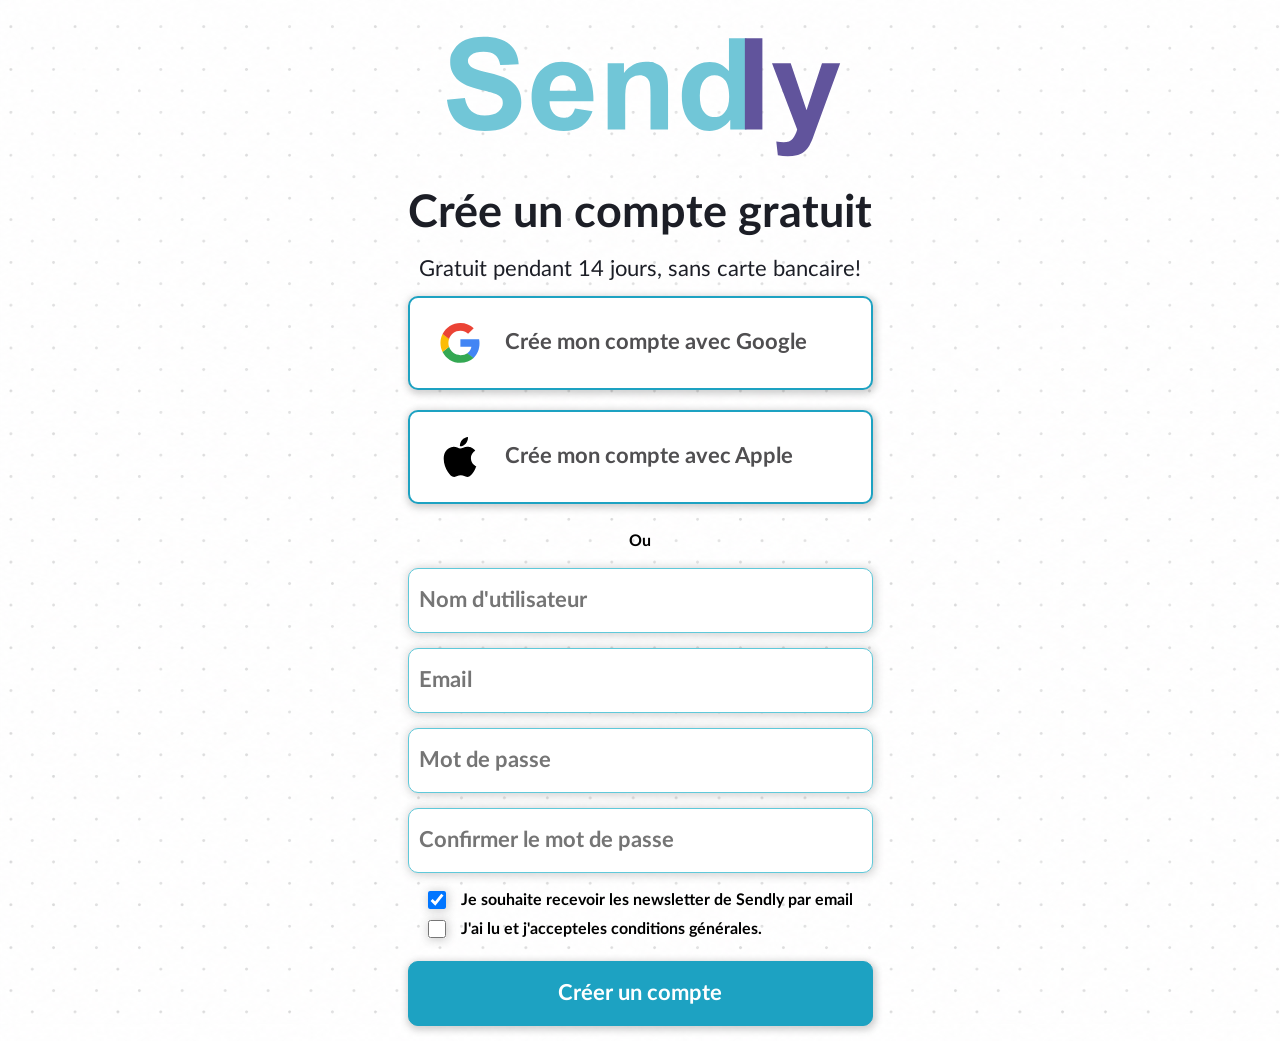
<file: formulaire.html>
<!DOCTYPE html>
<html lang="fr">

<head>
    <meta charset="UTF-8">
    <meta name="viewport" content="width=device-width, initial-scale=1.0">
    <meta name="author" content="Project Facture">
    <meta name="description" content="Application de facturation électronique pour les artisants">
    <link rel="icon" href="./assets/logo/favicon.svg" type=image/svg>
    <link rel="stylesheet" href="./css/reset.css">
    <link rel="stylesheet" href="./css/formulaire.css">
    <title>Inscription | Sendly</title>

</head>

<body>
    <main>
        <a href="index.html" class="logo">
            <img src="./assets/logo/logo_texte.svg" alt="logo de l'entreprise">
        </a>
        <section id="form">
            <h1>Crée un compte gratuit</h1>
            <h2>Gratuit pendant 14 jours, sans carte bancaire!</h2>

            <div>
                <form class="form">
                    <button class="btn-connexion google-id" type="button">
                        <img src="./assets/icons/google.svg" alt="icone de google">
                        Crée mon compte avec Google
                    </button>

                    <button class="btn-connexion apple-id" type="button">
                        <img src="./assets/icons/apple.svg" alt="icone de appel">
                        Crée mon compte avec Apple
                    </button>
                    <p class="connexion">Ou</p>

                    <label class="promt2" for="username">Nom d'utilisateur</label>
                    <input class="input-other" type="text" id="username" placeholder="Nom d'utilisateur" name="username"
                        required>

                    <label class="promt2" for="email">Email</label>
                    <input class="input-other" type="email" id="email" placeholder="Email" name="email" required>

                    <label class="promt2" for="password">Mot de passe</label>
                    <input class="input-other" type="password" id="password" placeholder="Mot de passe" name="password"
                        required>
                    <p class="password-min">Veuillez saisir un mot de passe avec <br>8 caractères minimum - 1 caractère
                        spécial - 1 chiffre</p>

                    <label class="promt2" for="password2">Confirmer le mot de passe</label>
                    <input class="input-other" type="password" id="password2" placeholder="Confirmer le mot de passe"
                        name="password2" required>

                    <label class="choice">
                        <input class="conditions" type="checkbox" name="newsletter" checked> Je souhaite recevoir les
                        newsletter de Sendly par email
                    </label>
                    <label class="choice">
                        <input class="conditions" type="checkbox" name="cgu"> J'ai lu et j'accepte <strong><a
                                href="#">les conditions générales.</a></strong>
                    </label>

                    <button class="btn-submit" type="submit">Créer un compte</button>
                </form>
            </div>
        </section>
    </main>
</body>

</html>
</file>
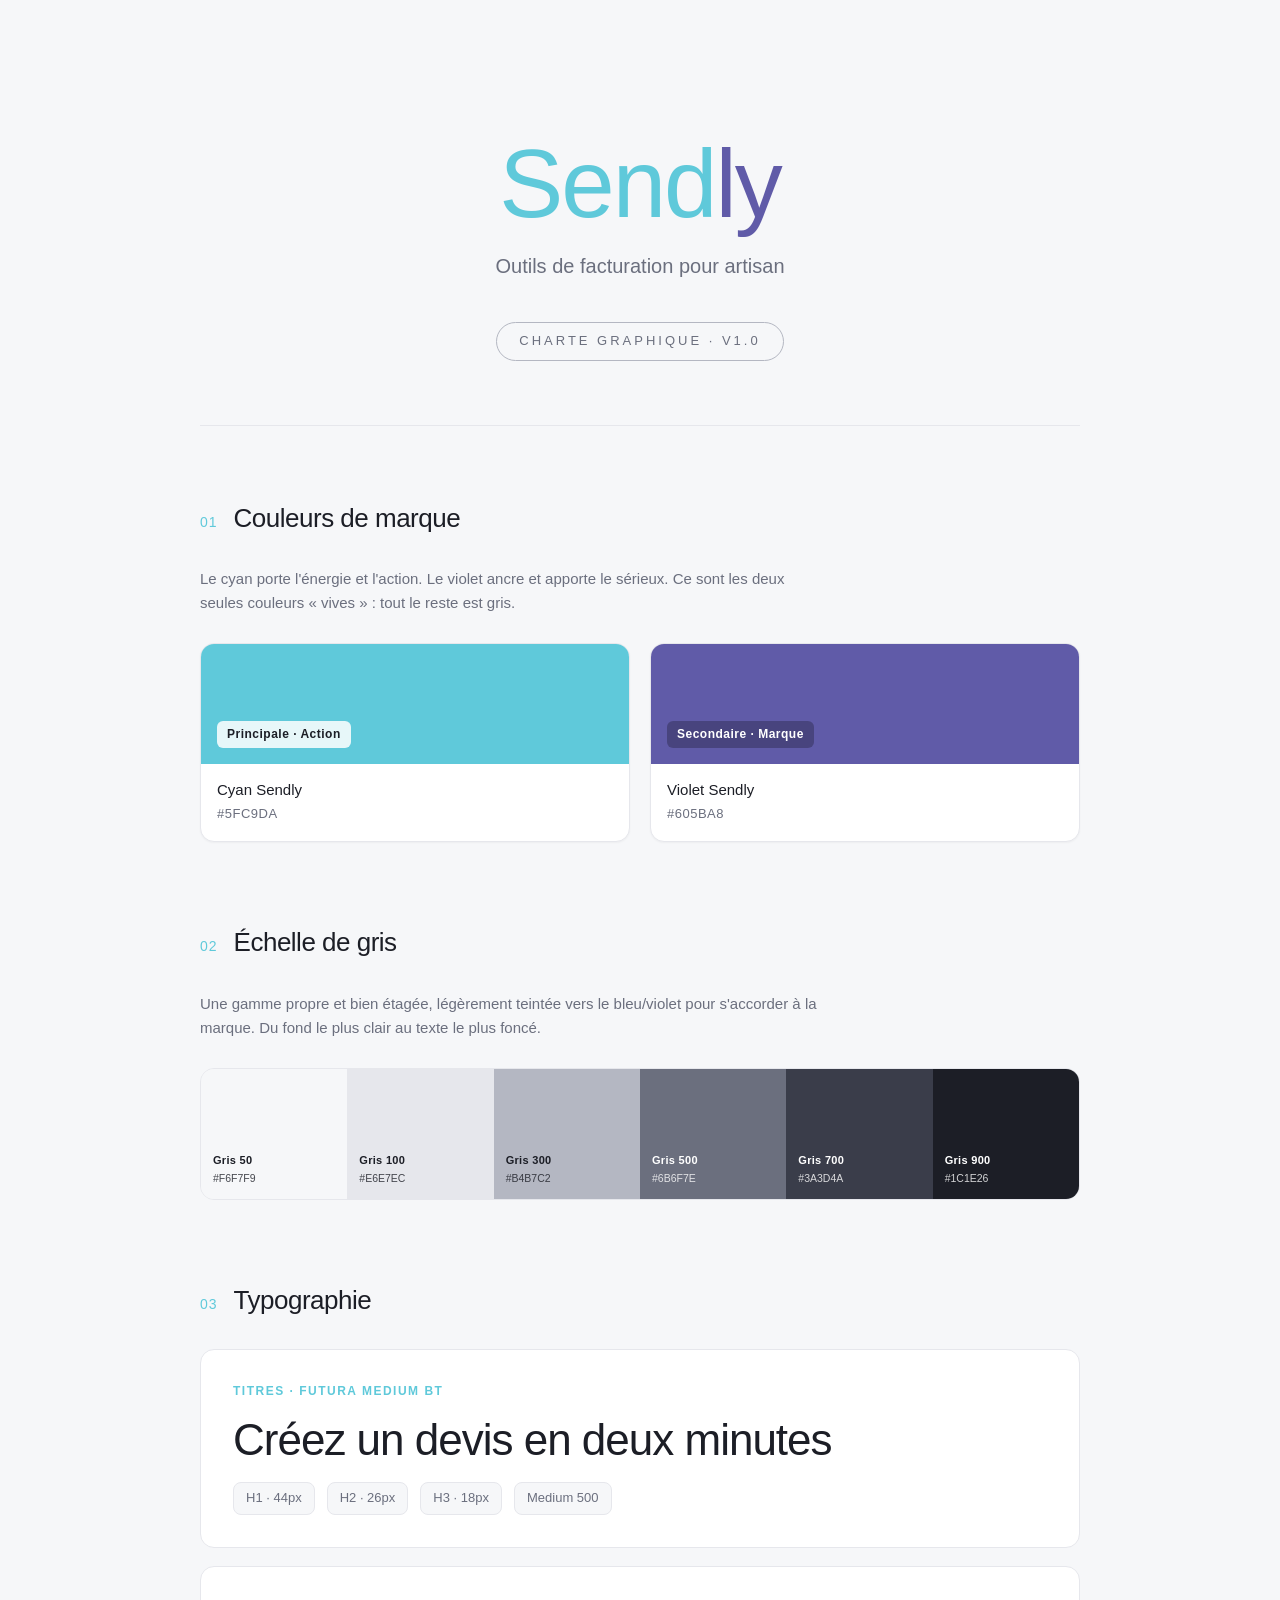
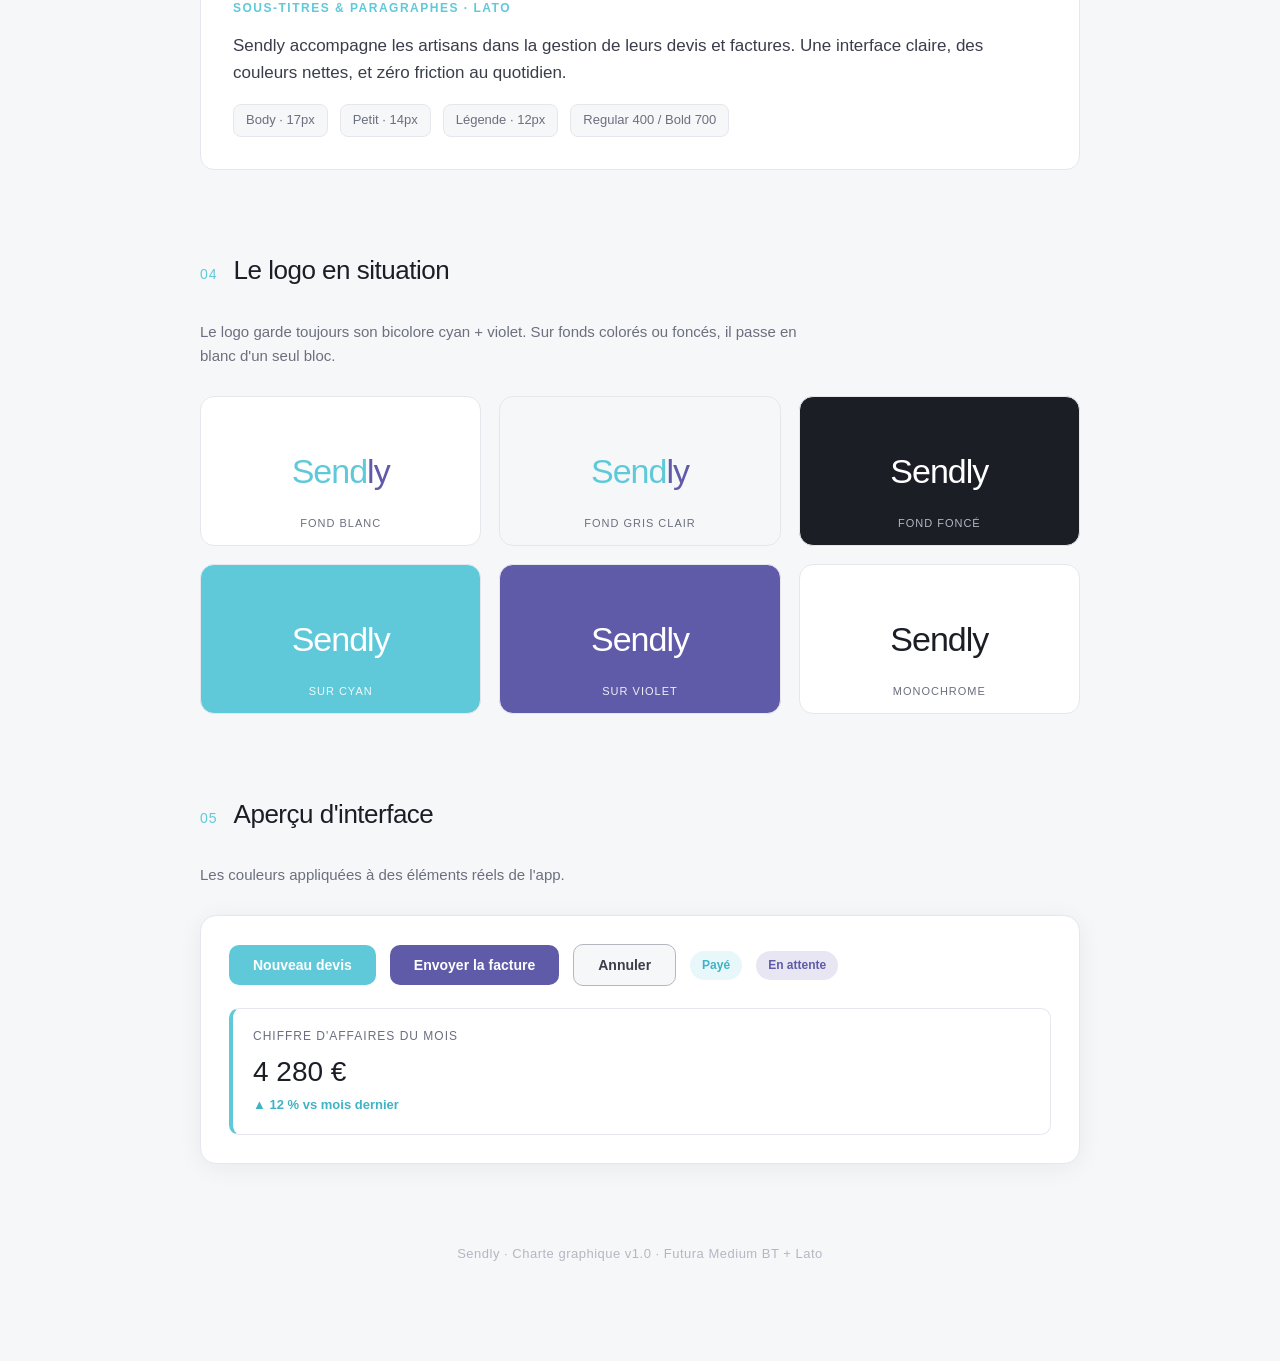
<file: assets/sendly-charte.html>
<!DOCTYPE html>
<html lang="fr">
<head>
<meta charset="UTF-8">
<meta name="viewport" content="width=device-width, initial-scale=1.0">
<title>Sendly — Charte graphique</title>
<style>
  :root {
    /* Couleurs de marque */
    --cyan: #5FC9DA;
    --cyan-dark: #3FB3C6;
    --violet: #605BA8;
    --violet-dark: #4D4990;

    /* Échelle de gris (légèrement teintée bleu/violet) */
    --g900: #1C1E26;
    --g700: #3A3D4A;
    --g500: #6B6F7E;
    --g300: #B4B7C2;
    --g100: #E6E7EC;
    --g50:  #F6F7F9;
    --white: #FFFFFF;

    /* Typo */
    --font-title: 'Futura', 'Century Gothic', 'Trebuchet MS', sans-serif;
    --font-body: 'Lato', 'Helvetica Neue', Arial, sans-serif;
  }

  * { margin: 0; padding: 0; box-sizing: border-box; }

  body {
    font-family: var(--font-body);
    background: var(--g50);
    color: var(--g900);
    line-height: 1.6;
    -webkit-font-smoothing: antialiased;
  }

  .page {
    max-width: 960px;
    margin: 0 auto;
    padding: 64px 40px 96px;
  }

  /* ---------- HEADER / LOGO ---------- */
  .hero {
    text-align: center;
    padding: 72px 0 64px;
    border-bottom: 1px solid var(--g100);
    margin-bottom: 72px;
  }
  .logo {
    font-family: var(--font-title);
    font-size: 96px;
    font-weight: 500;
    letter-spacing: -2px;
    line-height: 1;
  }
  .logo .send { color: var(--cyan); }
  .logo .ly { color: var(--violet); }
  .tagline {
    margin-top: 18px;
    font-size: 20px;
    color: var(--g500);
    font-weight: 400;
  }
  .doc-label {
    display: inline-block;
    margin-top: 40px;
    font-family: var(--font-title);
    font-size: 13px;
    letter-spacing: 3px;
    text-transform: uppercase;
    color: var(--g500);
    border: 1px solid var(--g300);
    border-radius: 100px;
    padding: 8px 22px;
  }

  /* ---------- SECTIONS ---------- */
  section { margin-bottom: 80px; }
  .section-head {
    display: flex;
    align-items: baseline;
    gap: 16px;
    margin-bottom: 28px;
  }
  .section-num {
    font-family: var(--font-title);
    font-size: 14px;
    color: var(--cyan);
    font-weight: 500;
    letter-spacing: 1px;
  }
  .section-title {
    font-family: var(--font-title);
    font-size: 26px;
    font-weight: 500;
    letter-spacing: -0.5px;
    color: var(--g900);
  }
  .section-desc {
    color: var(--g500);
    font-size: 15px;
    margin-bottom: 28px;
    max-width: 620px;
  }

  /* ---------- COULEURS ---------- */
  .swatch-grid {
    display: grid;
    grid-template-columns: repeat(2, 1fr);
    gap: 20px;
    margin-bottom: 32px;
  }
  .swatch-grid.brand { grid-template-columns: repeat(2, 1fr); }
  .swatch {
    border-radius: 14px;
    overflow: hidden;
    background: var(--white);
    border: 1px solid var(--g100);
    box-shadow: 0 1px 2px rgba(28,30,38,0.04);
  }
  .swatch-color {
    height: 120px;
    display: flex;
    align-items: flex-end;
    padding: 16px;
  }
  .swatch-color .role {
    font-size: 12px;
    font-weight: 700;
    letter-spacing: 0.5px;
    padding: 4px 10px;
    border-radius: 6px;
    background: rgba(255,255,255,0.85);
    color: var(--g900);
  }
  .swatch-info {
    padding: 14px 16px 16px;
  }
  .swatch-name {
    font-family: var(--font-title);
    font-weight: 500;
    font-size: 15px;
    margin-bottom: 2px;
  }
  .swatch-hex {
    font-size: 13px;
    color: var(--g500);
    font-variant-numeric: tabular-nums;
    text-transform: uppercase;
    letter-spacing: 0.5px;
  }

  /* Échelle de gris */
  .gray-scale {
    display: flex;
    border-radius: 14px;
    overflow: hidden;
    border: 1px solid var(--g100);
  }
  .gray-step {
    flex: 1;
    height: 130px;
    display: flex;
    flex-direction: column;
    justify-content: flex-end;
    padding: 12px;
  }
  .gray-step .gname { font-size: 11px; font-weight: 700; letter-spacing: 0.3px; }
  .gray-step .ghex { font-size: 10.5px; opacity: 0.8; text-transform: uppercase; }

  /* ---------- TYPO ---------- */
  .type-block {
    background: var(--white);
    border: 1px solid var(--g100);
    border-radius: 14px;
    padding: 32px;
    margin-bottom: 18px;
  }
  .type-meta {
    font-size: 12px;
    letter-spacing: 1.5px;
    text-transform: uppercase;
    color: var(--cyan);
    font-weight: 700;
    margin-bottom: 14px;
  }
  .type-sample-title {
    font-family: var(--font-title);
    font-size: 44px;
    font-weight: 500;
    letter-spacing: -1px;
    color: var(--g900);
    line-height: 1.1;
  }
  .type-sample-body {
    font-family: var(--font-body);
    font-size: 17px;
    color: var(--g700);
    margin-top: 6px;
  }
  .type-scale {
    display: flex;
    gap: 12px;
    flex-wrap: wrap;
    margin-top: 18px;
    color: var(--g500);
    font-size: 13px;
  }
  .type-scale span {
    background: var(--g50);
    border: 1px solid var(--g100);
    padding: 5px 12px;
    border-radius: 8px;
  }

  /* ---------- LOGO USAGE ---------- */
  .logo-grid {
    display: grid;
    grid-template-columns: repeat(3, 1fr);
    gap: 18px;
  }
  .logo-card {
    border-radius: 14px;
    height: 150px;
    display: flex;
    flex-direction: column;
    align-items: center;
    justify-content: center;
    gap: 8px;
    border: 1px solid var(--g100);
    position: relative;
  }
  .logo-card .mini {
    font-family: var(--font-title);
    font-size: 34px;
    font-weight: 500;
    letter-spacing: -1px;
  }
  .logo-card .tag {
    position: absolute;
    bottom: 12px;
    font-size: 11px;
    letter-spacing: 1px;
    text-transform: uppercase;
    color: var(--g500);
  }
  .on-light { background: var(--white); }
  .on-gray { background: var(--g50); }
  .on-dark { background: var(--g900); }
  .on-dark .tag { color: var(--g300); }
  .on-cyan { background: var(--cyan); }
  .on-cyan .tag { color: rgba(255,255,255,0.9); }
  .on-violet { background: var(--violet); }
  .on-violet .tag { color: rgba(255,255,255,0.9); }

  /* ---------- APERÇU UI ---------- */
  .ui-preview {
    background: var(--white);
    border: 1px solid var(--g100);
    border-radius: 16px;
    padding: 28px;
    box-shadow: 0 4px 24px rgba(28,30,38,0.06);
  }
  .ui-row { display: flex; gap: 14px; flex-wrap: wrap; align-items: center; }
  .btn {
    font-family: var(--font-body);
    font-weight: 700;
    font-size: 14px;
    padding: 12px 24px;
    border-radius: 10px;
    border: none;
    cursor: pointer;
  }
  .btn-primary { background: var(--cyan); color: var(--white); }
  .btn-secondary { background: var(--violet); color: var(--white); }
  .btn-ghost { background: var(--g50); color: var(--g700); border: 1px solid var(--g300); }
  .ui-card {
    margin-top: 22px;
    border: 1px solid var(--g100);
    border-left: 4px solid var(--cyan);
    border-radius: 10px;
    padding: 18px 20px;
    background: var(--white);
  }
  .ui-card .label { font-size: 12px; text-transform: uppercase; letter-spacing: 1px; color: var(--g500); }
  .ui-card .value { font-family: var(--font-title); font-size: 28px; font-weight: 500; color: var(--g900); margin-top: 4px; }
  .ui-card .delta { font-size: 13px; color: var(--cyan-dark); font-weight: 700; }

  .pill {
    display: inline-block;
    font-size: 12px; font-weight: 700;
    padding: 5px 12px; border-radius: 100px;
  }
  .pill-cyan { background: rgba(95,201,218,0.15); color: var(--cyan-dark); }
  .pill-violet { background: rgba(96,91,168,0.15); color: var(--violet); }

  .footer {
    text-align: center;
    color: var(--g300);
    font-size: 13px;
    margin-top: 40px;
    letter-spacing: 0.5px;
  }
</style>
</head>
<body>
<div class="page">

  <!-- HERO -->
  <div class="hero">
    <div class="logo"><span class="send">Send</span><span class="ly">ly</span></div>
    <div class="tagline">Outils de facturation pour artisan</div>
    <div class="doc-label">Charte graphique · v1.0</div>
  </div>

  <!-- 1. COULEURS DE MARQUE -->
  <section>
    <div class="section-head">
      <span class="section-num">01</span>
      <h2 class="section-title">Couleurs de marque</h2>
    </div>
    <p class="section-desc">Le cyan porte l'énergie et l'action. Le violet ancre et apporte le sérieux. Ce sont les deux seules couleurs « vives » : tout le reste est gris.</p>
    <div class="swatch-grid brand">
      <div class="swatch">
        <div class="swatch-color" style="background:#5FC9DA;"><span class="role">Principale · Action</span></div>
        <div class="swatch-info"><div class="swatch-name">Cyan Sendly</div><div class="swatch-hex">#5FC9DA</div></div>
      </div>
      <div class="swatch">
        <div class="swatch-color" style="background:#605BA8;"><span class="role" style="color:#fff;background:rgba(0,0,0,0.25);">Secondaire · Marque</span></div>
        <div class="swatch-info"><div class="swatch-name">Violet Sendly</div><div class="swatch-hex">#605BA8</div></div>
      </div>
    </div>
  </section>

  <!-- 2. ÉCHELLE DE GRIS -->
  <section>
    <div class="section-head">
      <span class="section-num">02</span>
      <h2 class="section-title">Échelle de gris</h2>
    </div>
    <p class="section-desc">Une gamme propre et bien étagée, légèrement teintée vers le bleu/violet pour s'accorder à la marque. Du fond le plus clair au texte le plus foncé.</p>
    <div class="gray-scale">
      <div class="gray-step" style="background:#F6F7F9;color:#1C1E26;"><span class="gname">Gris 50</span><span class="ghex">#F6F7F9</span></div>
      <div class="gray-step" style="background:#E6E7EC;color:#1C1E26;"><span class="gname">Gris 100</span><span class="ghex">#E6E7EC</span></div>
      <div class="gray-step" style="background:#B4B7C2;color:#1C1E26;"><span class="gname">Gris 300</span><span class="ghex">#B4B7C2</span></div>
      <div class="gray-step" style="background:#6B6F7E;color:#fff;"><span class="gname">Gris 500</span><span class="ghex">#6B6F7E</span></div>
      <div class="gray-step" style="background:#3A3D4A;color:#fff;"><span class="gname">Gris 700</span><span class="ghex">#3A3D4A</span></div>
      <div class="gray-step" style="background:#1C1E26;color:#fff;"><span class="gname">Gris 900</span><span class="ghex">#1C1E26</span></div>
    </div>
  </section>

  <!-- 3. TYPOGRAPHIE -->
  <section>
    <div class="section-head">
      <span class="section-num">03</span>
      <h2 class="section-title">Typographie</h2>
    </div>
    <div class="type-block">
      <div class="type-meta">Titres · Futura Medium BT</div>
      <div class="type-sample-title">Créez un devis en deux minutes</div>
      <div class="type-scale">
        <span>H1 · 44px</span><span>H2 · 26px</span><span>H3 · 18px</span><span>Medium 500</span>
      </div>
    </div>
    <div class="type-block">
      <div class="type-meta">Sous-titres & paragraphes · Lato</div>
      <div class="type-sample-body">Sendly accompagne les artisans dans la gestion de leurs devis et factures. Une interface claire, des couleurs nettes, et zéro friction au quotidien.</div>
      <div class="type-scale">
        <span>Body · 17px</span><span>Petit · 14px</span><span>Légende · 12px</span><span>Regular 400 / Bold 700</span>
      </div>
    </div>
  </section>

  <!-- 4. LE LOGO -->
  <section>
    <div class="section-head">
      <span class="section-num">04</span>
      <h2 class="section-title">Le logo en situation</h2>
    </div>
    <p class="section-desc">Le logo garde toujours son bicolore cyan + violet. Sur fonds colorés ou foncés, il passe en blanc d'un seul bloc.</p>
    <div class="logo-grid">
      <div class="logo-card on-light"><div class="mini"><span style="color:#5FC9DA;">Send</span><span style="color:#605BA8;">ly</span></div><span class="tag">Fond blanc</span></div>
      <div class="logo-card on-gray"><div class="mini"><span style="color:#5FC9DA;">Send</span><span style="color:#605BA8;">ly</span></div><span class="tag">Fond gris clair</span></div>
      <div class="logo-card on-dark"><div class="mini" style="color:#fff;">Sendly</div><span class="tag">Fond foncé</span></div>
      <div class="logo-card on-cyan"><div class="mini" style="color:#fff;">Sendly</div><span class="tag">Sur cyan</span></div>
      <div class="logo-card on-violet"><div class="mini" style="color:#fff;">Sendly</div><span class="tag">Sur violet</span></div>
      <div class="logo-card on-light"><div class="mini"><span style="color:#1C1E26;">Sendly</span></div><span class="tag">Monochrome</span></div>
    </div>
  </section>

  <!-- 5. APERÇU UI -->
  <section>
    <div class="section-head">
      <span class="section-num">05</span>
      <h2 class="section-title">Aperçu d'interface</h2>
    </div>
    <p class="section-desc">Les couleurs appliquées à des éléments réels de l'app.</p>
    <div class="ui-preview">
      <div class="ui-row">
        <button class="btn btn-primary">Nouveau devis</button>
        <button class="btn btn-secondary">Envoyer la facture</button>
        <button class="btn btn-ghost">Annuler</button>
        <span class="pill pill-cyan">Payé</span>
        <span class="pill pill-violet">En attente</span>
      </div>
      <div class="ui-card">
        <div class="label">Chiffre d'affaires du mois</div>
        <div class="value">4 280 €</div>
        <div class="delta">▲ 12 % vs mois dernier</div>
      </div>
    </div>
  </section>

  <div class="footer">Sendly · Charte graphique v1.0 · Futura Medium BT + Lato</div>

</div>
</body>
</html>
</file>
<file: css/styles.css>
@import url("variables.css");
@import url("fonts.css");
@import url("reset.css");
@import url("body.css");
@import url("header.css");
@import url("hero.css");
@import url("compare.css");
@import url("demo.css");
@import url("who.css");
@import url("about.css");
@import url("prices.css");
@import url("faq.css");
@import url("final.css");
@import url("footer.css");
</file>
<file: css/formulaire.css>
:root {
  --font-title: "Futura", "Century Gothic", "Trebuchet MS", sans-serif;
  --font-body: "Lato", "Helvetica Neue", Arial, sans-serif;
}

@font-face {
  font-family: "Lato";
  src: url("../fonts/Lato/Lato-Regular.woff2") format("woff2");
  font-weight: 400;
  font-style: normal;
  font-display: swap;
}

@font-face {
  font-family: "Lato";
  src: url("../fonts/Lato/Lato-Italic.woff2") format("woff2");
  font-weight: 400;
  font-style: italic;
  font-display: swap;
}

@font-face {
  font-family: "Lato";
  src: url("../fonts/Lato/Lato-Bold.woff2") format("woff2");
  font-weight: 700;
  font-style: normal;
  font-display: swap;
}

@font-face {
  font-family: "Futura PT";
  src: url("../fonts/futura-pt/FuturaCyrillicBook.ttf") format("truetype");
  font-weight: 400;
  font-style: normal;
  font-display: swap;
}

@font-face {
  font-family: "Futura PT";
  src: url("../fonts/futura-pt/FuturaCyrillicDemi.ttf") format("truetype");
  font-weight: 600;
  font-style: normal;
  font-display: swap;
}

@font-face {
  font-family: "Futura PT";
  src: url("../fonts/futura-pt/FuturaCyrillicBold.ttf") format("truetype");
  font-weight: 700;
  font-style: normal;
  font-display: swap;
}

* {
  box-sizing: border-box;
}

body {
  overflow-x: hidden;
  margin: 0;
  padding: 0;
  font-family: var(--font-body);
  font-weight: bold;
  max-width: 100vw;
  height: 100vh;
  background-image: url("../assets/img/testt.png");
}

.logo {
  width: 450px;
  margin: 10px 5px 0 5px;
  padding: 0 20px;
}

/*======= MAIN ========*/
main {
  min-height: 100vh;
  display: flex;
  flex-direction: column;
  align-items: center;
}

h1 {
  font-size: 45px;
  padding-top: 15px;
  padding-bottom: 5px;
  color: #1c1e26;
  text-align: center;
  font-weight: 700;
}

h2 {
  font-size: 22px;
  font-weight: 400;
  color: #1c1e26;
  text-align: center;
}
.form {
  display: flex;
  flex-direction: column;
}

.btn-connexion {
  background-color: #ffffff;
  border: #1da2c2 solid 2px;
  border-radius: 10px;
  color: rgb(80, 79, 81);
  font-size: 22px;
  font-weight: 700;
  margin: 10px 50px;
  box-shadow: rgba(55, 53, 56, 0.24) 1px 2px 7px 2px;
  cursor: pointer;
  display: flex;
  justify-content: flex-start;
  align-items: center;
  padding: 5px 10px;
  gap: 5px;
}

.btn-connexion:hover {
  background-color: azure;
  border: solid 3px #5fc9da;
  color: #004e5a;
}

.btn-connexion img {
  width: 40px;
  height: 40px;
  margin: 20px 20px 20px 20px;
}

.promt {
  font-size: 25px;
  text-align: left;
  padding-top: 15px;
  padding-bottom: 5px;
  margin: 0 50px;
}

.promt2 {
  position: absolute;
  width: 1px;
  height: 1px;
  padding: 0;
  margin: 15px;
  overflow: hidden;
  clip: rect(0, 0, 0, 0);
  white-space: nowrap;
  border: 0;
}
.connexion {
  text-align: center;
  margin: 15px;
}

span {
  font-size: 20px;
}
input {
  margin: 0 50px 15px 50px;
  padding: 15px 10px;
  border: solid 0.2px #5fc9da;
  border-radius: 10px;
  color: rgb(0, 0, 0);
  font-size: 22px;
  text-align: left;
  box-shadow: rgba(55, 53, 56, 0.24) 1px 1px 10px 1px;
}

input:hover {
  background-color: azure;
  border: solid 3px #5fc9da;
}

input:focus {
  border: solid 3px #5fc9da;
  outline: none;
  box-shadow: rgba(55, 53, 56, 0.24) 1px 1px 10px 1px;
}
.password-min {
  display: none;
  margin: -5px 60px 15px 60px;
  color: #1c1e26;
}

#password:focus + .password-min {
  display: block;
  visibility: visible;
}

#password {
  margin-bottom: 15px;
}

#password2 {
  margin-bottom: 15px;
}
.choice {
  font-size: 16px;
  text-align: left;
  padding-bottom: 5px;
  margin: 0 70px;
}
.choice input {
  margin: 0;
}

.choice a {
  font-weight: 700;
}

.btn-submit {
  background-color: #1da2c2;
  border: #1da2c2 solid 0.5px;
  border-radius: 10px;
  color: white;
  font-size: 22px;
  font-weight: 700;
  text-align: center;
  padding: 15px 15px;
  margin: 15px 50px;
  box-shadow: rgba(55, 53, 56, 0.24) 1px 2px 7px 2px;
  cursor: pointer;
}

label.choice {
  display: flex;
  flex-direction: row;
  align-items: center;
}

.choice input {
  margin-right: 15px;
  width: 18px;
  height: 18px;
  cursor: pointer;
}

.btn-submit:hover {
  background-color: #5fc9da;
  border: #5fc9da;
  border-radius: 10px;
  color: #004e5a;
  font-size: 22px;
  font-weight: 700;
  text-align: center;
  padding: 15px 15px;
  margin: 15px 50px;
  box-shadow: rgba(55, 53, 56, 0.24) 1px 2px 7px 2px;
  cursor: pointer;
}
/* --============= smartphone ===============-- */

@media (max-width: 480px) {
  .logo {
    display: flex;
    justify-content: center;
    width: 450px;
    margin: 15px 5px 0 5px;
    padding: 0 60px;
  }
  h1 {
    font-size: 32px;
    padding-top: 15 60px 10px 60px;
    padding-bottom: 5px;
  }

  h2 {
    font-size: 16px;
    padding-bottom: 15px;
  }

  .btn-connexion {
    height: 60px;
    font-size: 14px;
    padding: 5px 10px;
    gap: 5px;
  }
  .btn-connexion img {
    width: 30px;
    height: 30px;
    margin: 20px 10px 20px 10px;
  }

  p.connexion {
    font-size: 16px;
  }
  input.input-other {
    margin: 0 50px 15px 50px;
    padding: 15px 25px;
    font-size: 16px;
  }

  p {
    font-size: 10px;
  }

  label.choice {
    font-size: 10px;
    margin-top: 10px;
  }
  .btn-submit {
    font-size: 18px;
  }
  .btn-submit:hover {
    font-size: 18px;
  }
}
</file>
